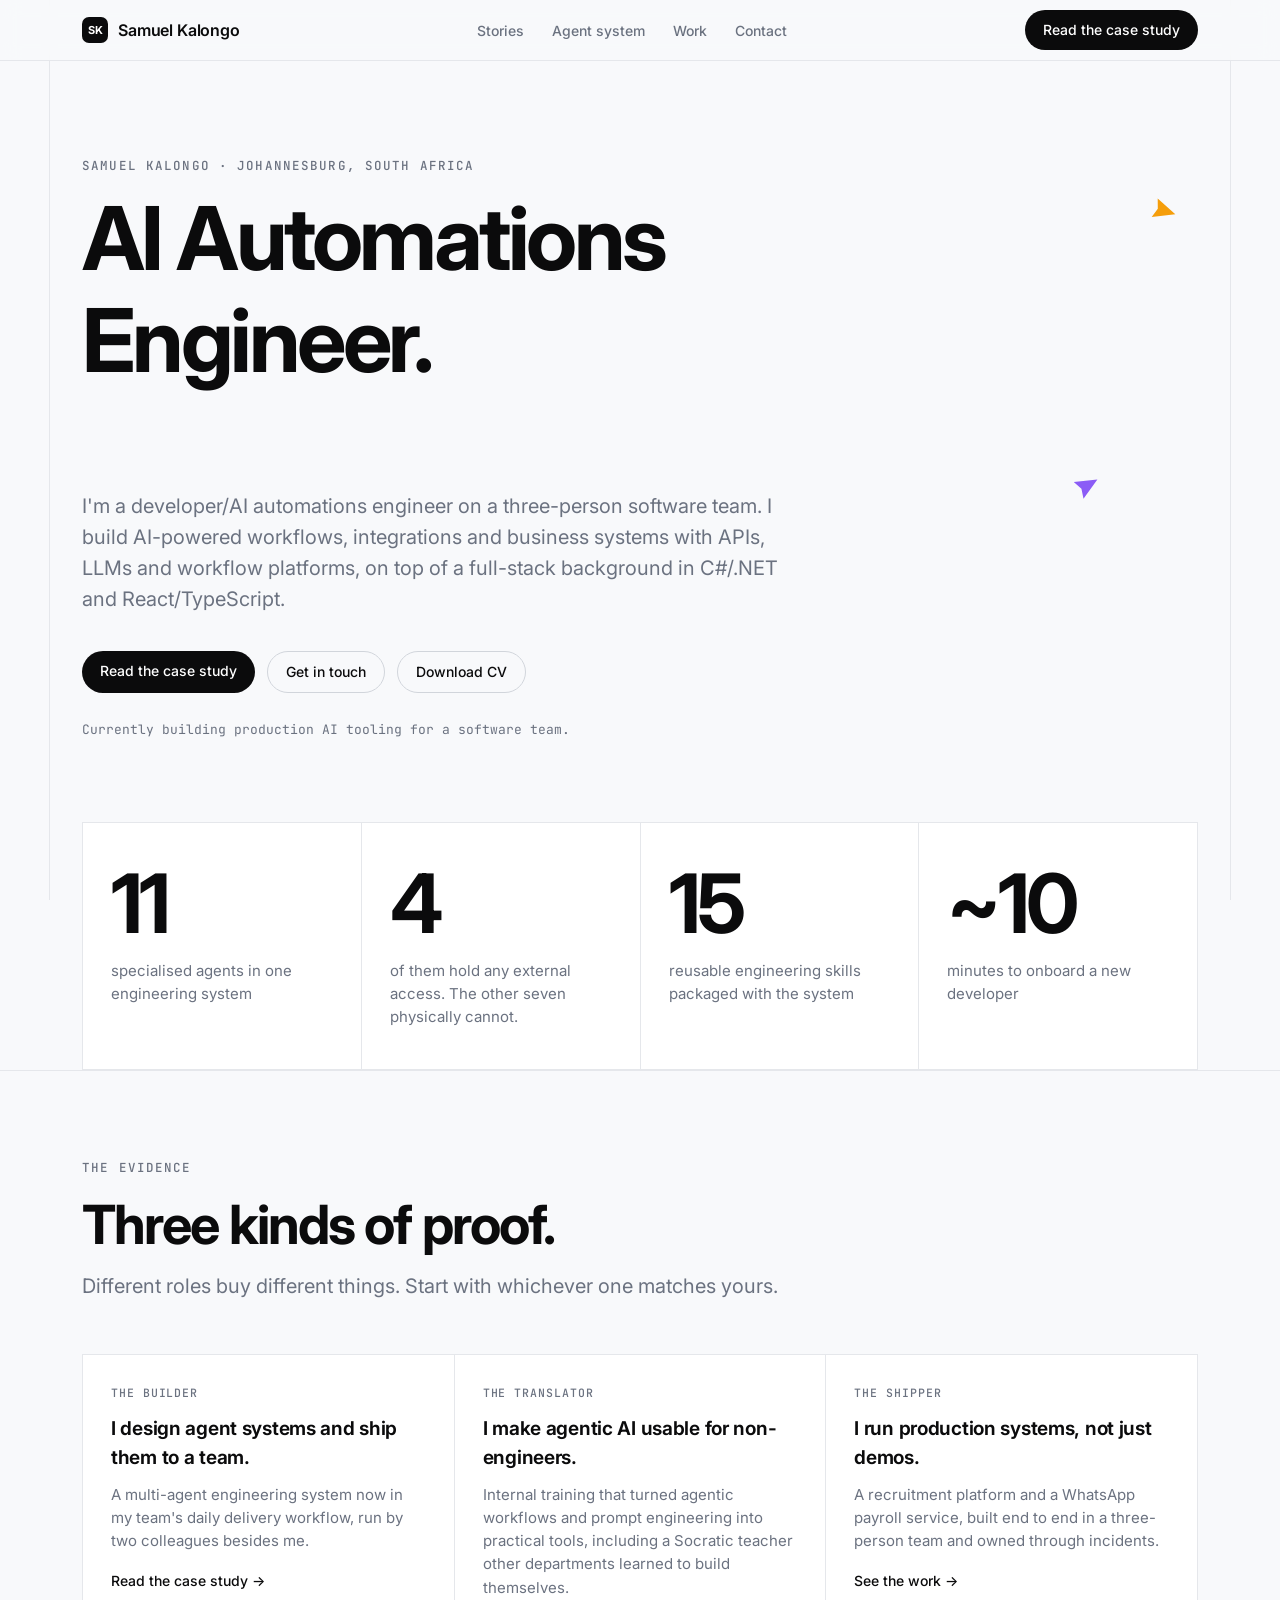
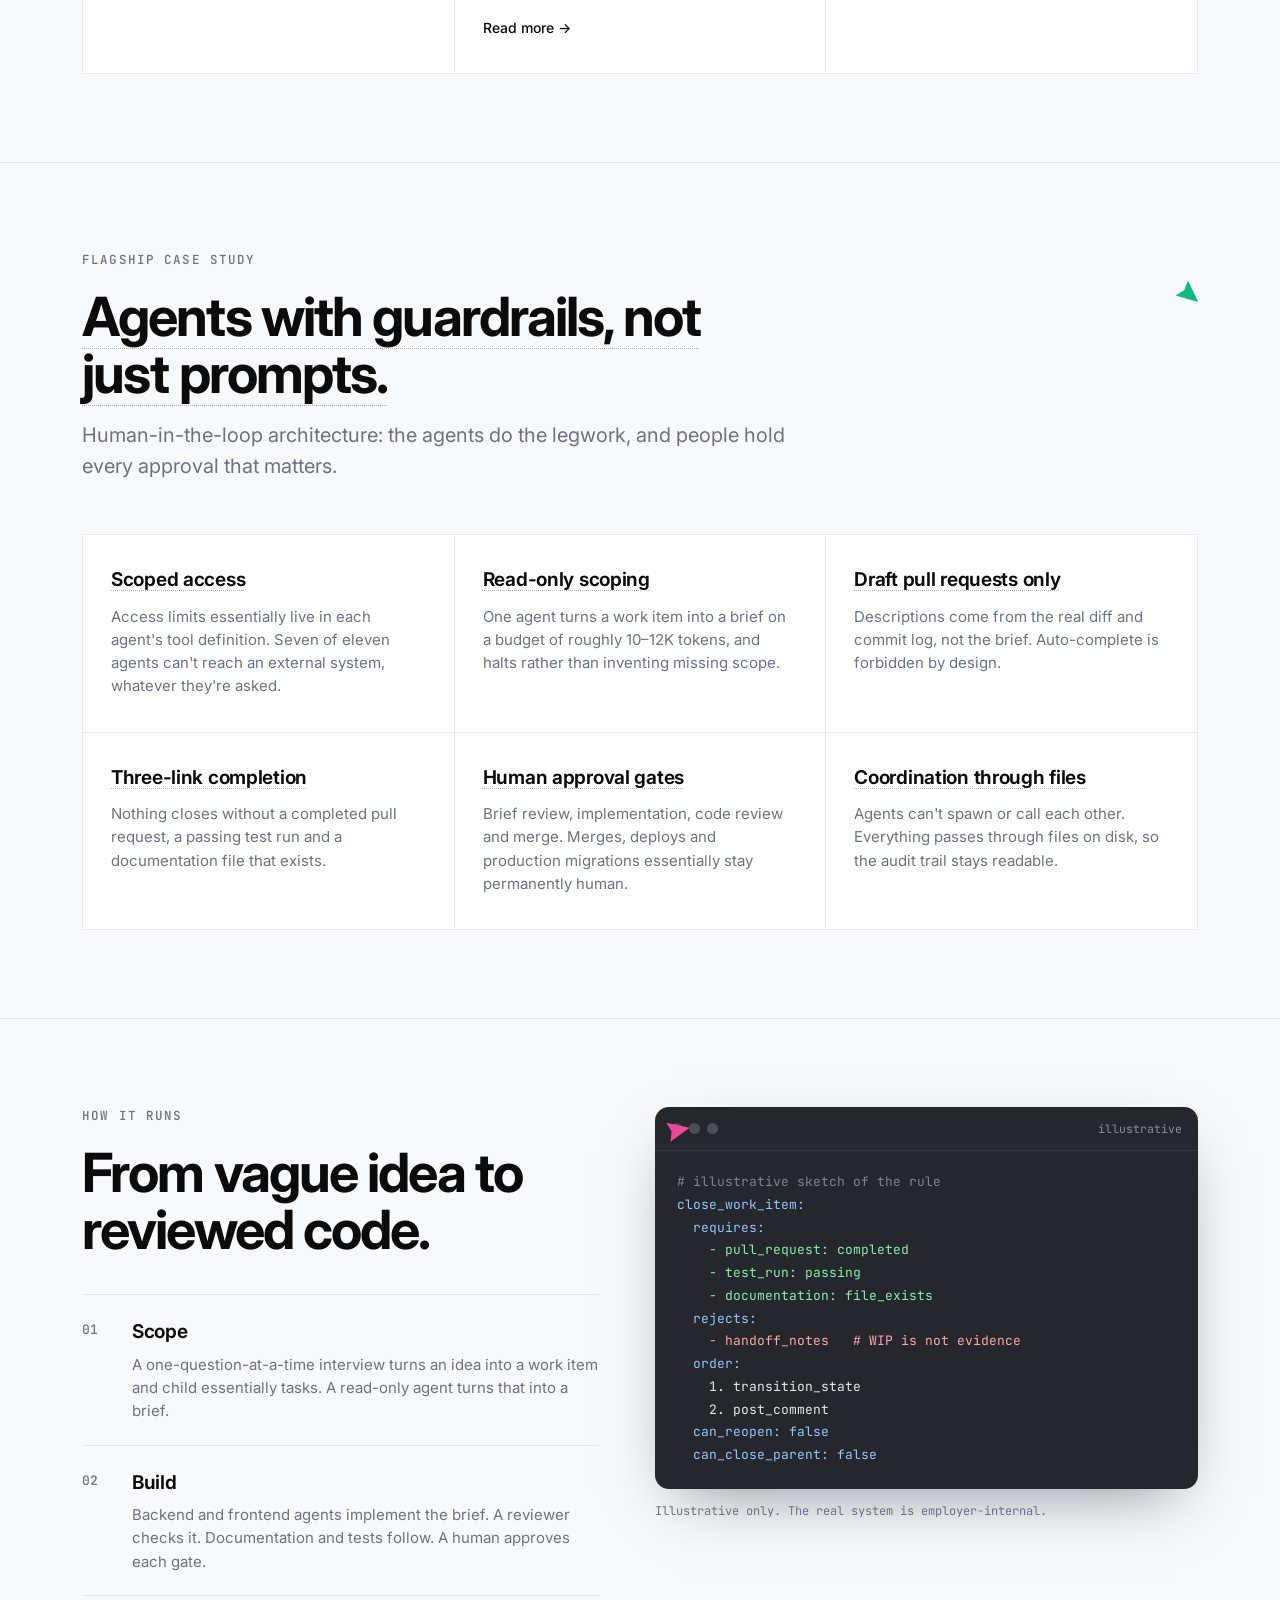
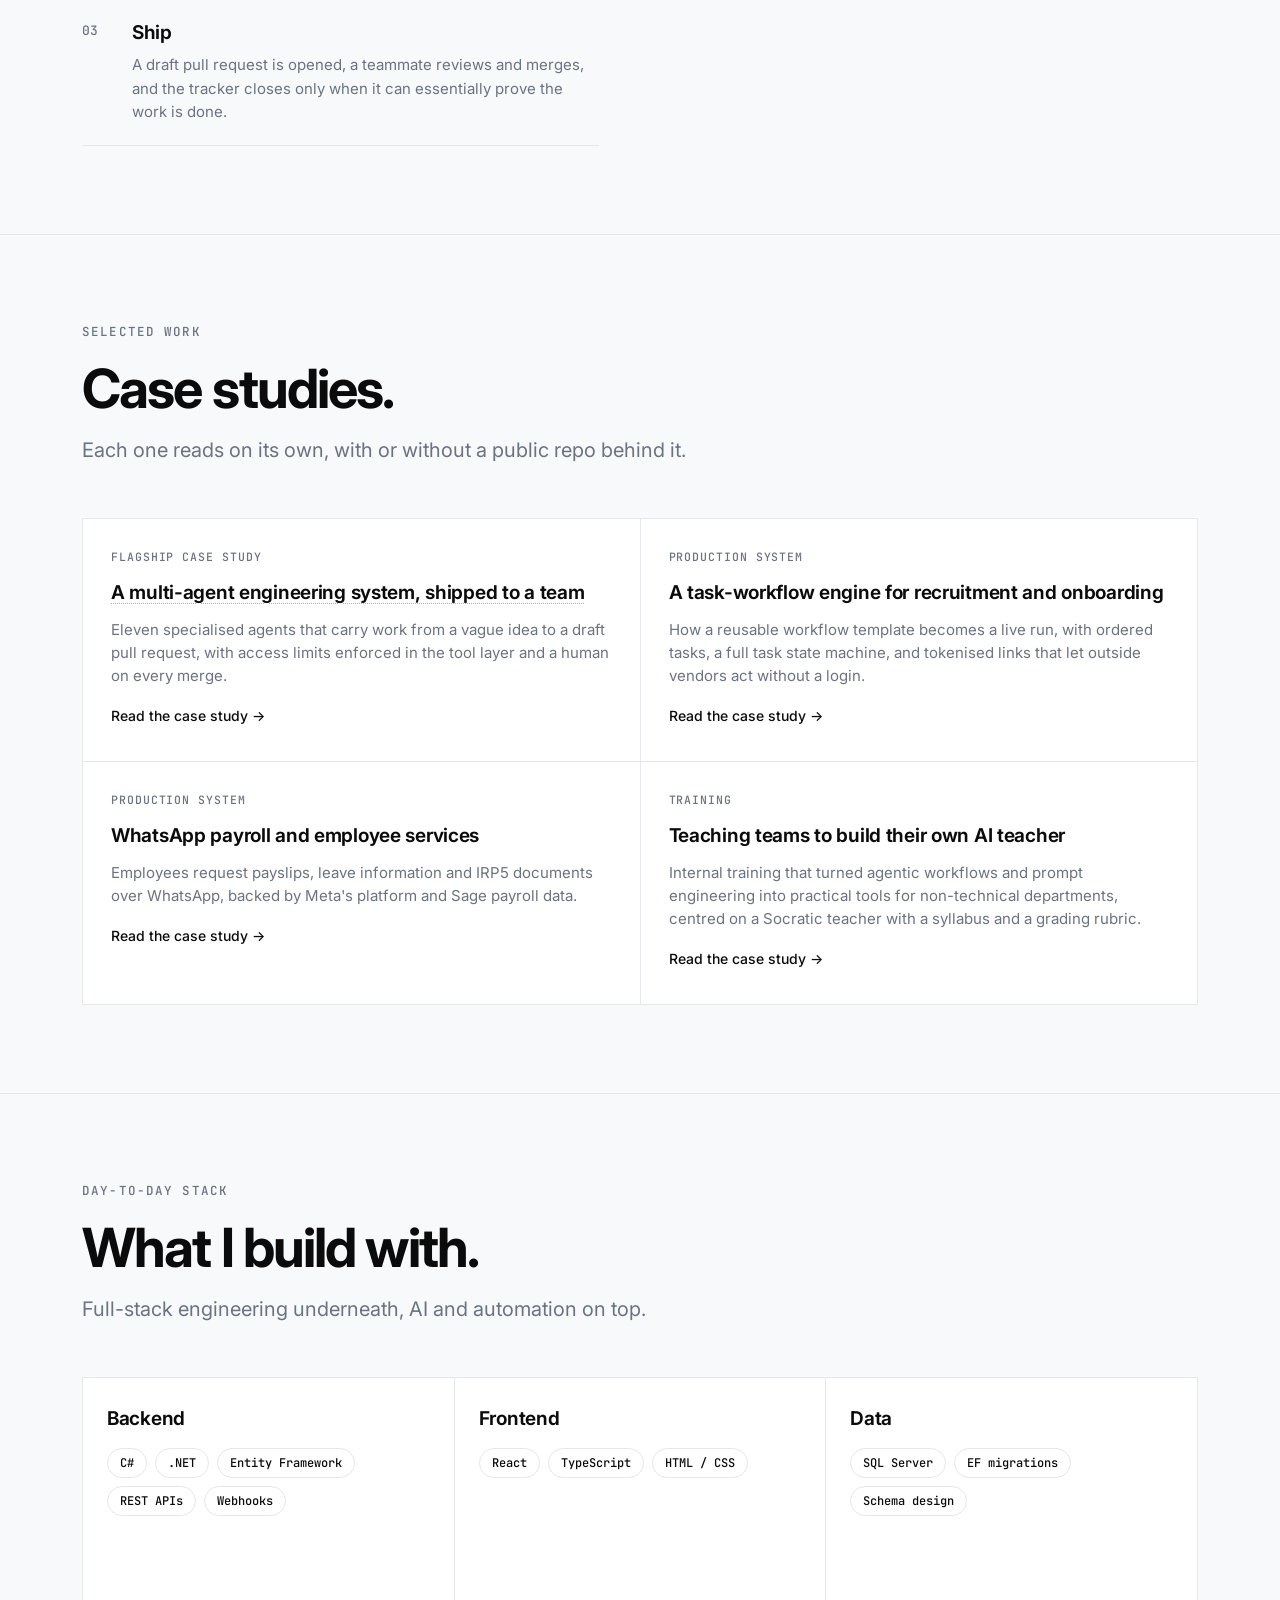
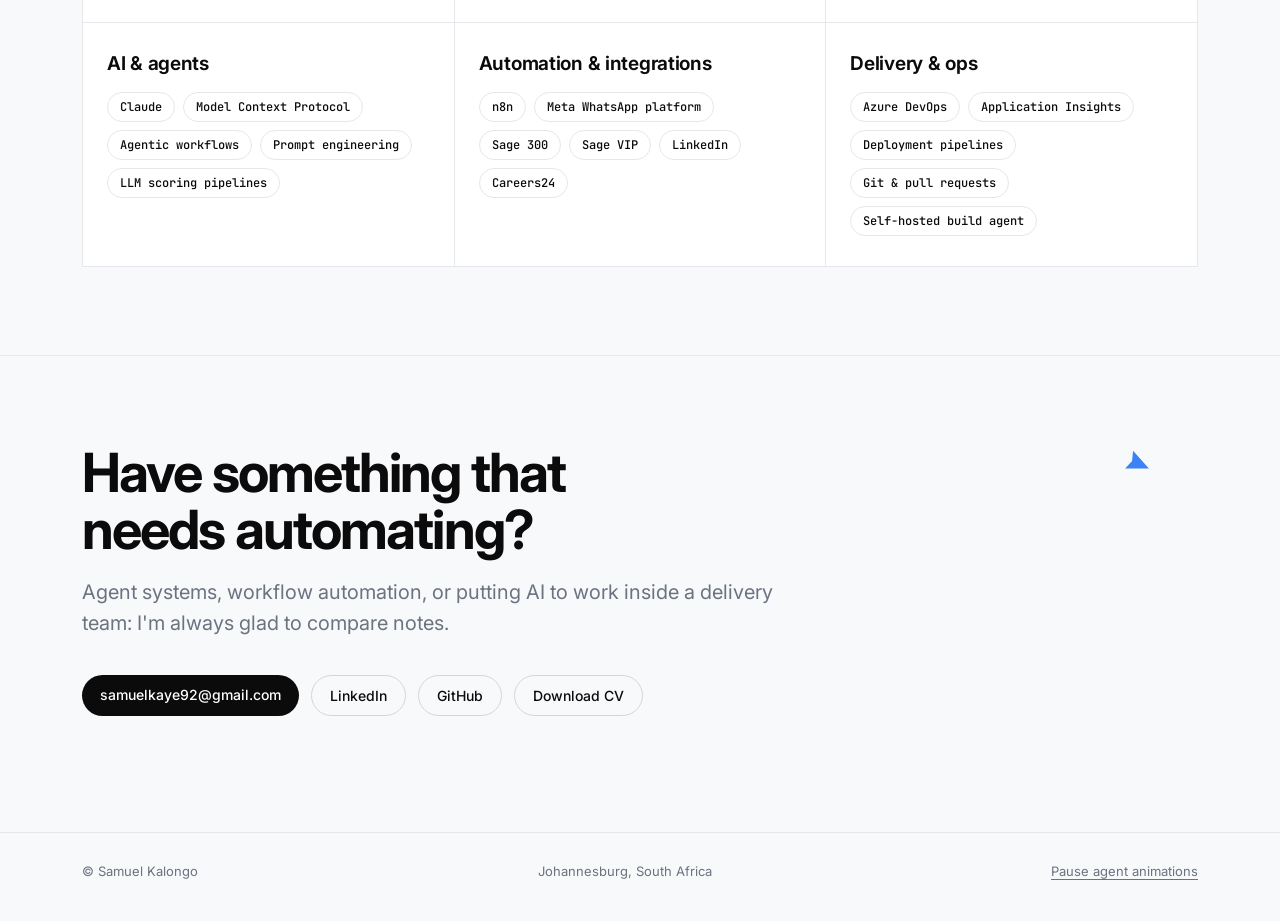
<file: index.html>
<!doctype html>
<html lang="en">
<head>
<meta charset="utf-8">
<meta name="viewport" content="width=device-width, initial-scale=1">
<title>Samuel Kalongo — AI Automations Engineer</title>
<meta name="description" content="AI Automations Engineer. Production AI workflows, integrations and agent systems, built on a full-stack C#/.NET and React/TypeScript background.">
<link rel="icon" href="favicon.svg" type="image/svg+xml">
<link rel="icon" href="favicon.ico" sizes="any">
<link rel="apple-touch-icon" href="apple-touch-icon.png">
<meta name="theme-color" content="#f8f9fb">
<link rel="preconnect" href="https://fonts.googleapis.com">
<link rel="preconnect" href="https://fonts.gstatic.com" crossorigin>
<link href="https://fonts.googleapis.com/css2?family=Inter:wght@400;500;600;700&family=JetBrains+Mono:wght@400;500&display=swap" rel="stylesheet">
<link rel="stylesheet" href="styles.css">
<script>
  // Agents run by default. A visitor can pause them (footer toggle) or add ?nofx. If the device asks for
  // reduced motion we still show the agents, in a calmer form (no spinning intro, no card dragging).
  (function () {
    var d = document.documentElement, paused = false;
    try { paused = localStorage.getItem('agents-paused') === '1'; } catch (e) {}
    var off = paused || /[?&]nofx/.test(location.search);
    var calm = window.matchMedia && matchMedia('(prefers-reduced-motion: reduce)').matches;
    if (off) d.classList.add('agents-off');
    if (calm) d.classList.add('calm');
    if (!off && !calm) d.classList.add('intro');
    // Failsafe: the intro must never trap a visitor, even if another script fails to load or throws.
    setTimeout(function () { var i = document.getElementById('intro'); if (i) i.parentNode.removeChild(i); }, 4500);
  })();
</script>
</head>
<body>

<div id="intro" aria-hidden="true"><div class="ring"></div><div class="mark">SK</div></div>
<div class="rulers" aria-hidden="true"><i class="rx"></i><i class="ry"></i></div>
<i class="guide gx" aria-hidden="true"></i><i class="guide gy" aria-hidden="true"></i>
<div id="cursors" aria-hidden="true"></div>
<script id="glossary" type="application/json">[{"match":"scoped access","tip":"Each agent can only use the tools it was explicitly given. The limit lives in its definition, not in a prompt asking it to behave."},{"match":"read-only scoping","tip":"The scoping agent reads a work item and writes a plan, but has no permission to change anything."},{"match":"draft pull requests","tip":"A draft pull request proposes code changes but can't be merged until a human marks it ready."},{"match":"three-link completion","tip":"A task only closes when three pieces of proof exist: a finished pull request, a passing test run, and real documentation."},{"match":"human approval gates","tip":"Checkpoints where a person must review and approve before the work moves on."},{"match":"coordination through files","tip":"Agents never call each other. They leave files for the next step, so a person can read the whole trail."},{"match":"guardrails","tip":"Hard limits enforced by the system itself, rather than instructions an AI could ignore."},{"match":"multi-agent","tip":"Several AI agents, each with its own narrow job, working as one system."},{"match":"state machine","tip":"A model where something is always in exactly one defined state and can only move between states by allowed steps."},{"match":"tokenised link","tip":"A secure one-off web address that proves who you are, so you can finish one task without creating an account."},{"match":"leaves a trail","tip":"An audit trail: a permanent record of who changed what, and when."},{"match":"instance","tip":"One running copy of a template, such as a single person's actual onboarding."},{"match":"socratic","tip":"Teaching by asking guiding questions instead of handing over answers."},{"match":"model context protocol","tip":"An open standard that lets AI models connect to tools and data in a controlled, uniform way."},{"match":"application insights","tip":"Microsoft's monitoring service for tracing errors and performance in running applications."},{"match":"entity framework","tip":"A .NET library for working with a database through C# objects instead of hand-written SQL."},{"match":"ef migrations","tip":"Versioned scripts that change a database's structure safely as the application evolves."},{"match":"n8n","tip":"A visual workflow-automation platform: connect apps and APIs with drag-and-drop steps."},{"match":"webhooks","tip":"A way for one system to notify another instantly when something happens."},{"match":"agentic workflows","tip":"Workflows where an AI decides some of the steps itself, using tools, instead of following a fixed script."},{"match":"prompt engineering","tip":"Writing instructions for an AI so it reliably does what you intend."},{"match":"self-hosted build agent","tip":"A machine you run yourself that automatically builds and tests code."},{"match":"deployment pipelines","tip":"Automated steps that carry code from a developer's machine to a live server."}]</script>

<header class="nav">
  <div class="wrap">
    <a class="brand" href="#top"><span class="mark">SK</span><span class="bn">Samuel Kalongo</span></a>
    <ul>
      <li><a href="#stories">Stories</a></li>
      <li><a href="#system">Agent system</a></li>
      <li><a href="#work">Work</a></li>
      <li><a href="#contact">Contact</a></li>
    </ul>
    <a class="pill" href="work/agent-system/">Read the case study</a>
  </div>
</header>

<main id="top">

<section class="hero">
  <div class="wrap">
    <p class="eyebrow">Samuel Kalongo · Johannesburg, South Africa</p>
    <h1>AI Automations Engineer.</h1>
    <p class="lede">I'm a developer/AI automations engineer on a three-person software team. I build AI-powered workflows, integrations and business systems with APIs, LLMs and workflow platforms, on top of a full-stack background in C#/.NET and React/TypeScript.</p>
    <div class="actions">
      <a class="pill" href="work/agent-system/">Read the case study</a>
      <a class="pill ghost" href="#contact">Get in touch</a>
      <a class="pill ghost" href="Samuel-Kalongo-CV.pdf">Download CV</a>
    </div>
    <p class="now">Currently building production AI tooling for a software team.</p>
  </div>
  <svg class="plane p1" viewBox="0 0 24 24" fill="currentColor" aria-hidden="true"><path d="M2 3l20 9L2 21l3-9z"/></svg>
  <svg class="plane p2" viewBox="0 0 24 24" fill="currentColor" aria-hidden="true"><path d="M2 3l20 9L2 21l3-9z"/></svg>
</section>

<section class="sec" style="padding:0;border-top:0">
  <div class="wrap"><div class="grid c4 stats">
    <div class="cell"><span class="num">11</span><p>specialised agents in one engineering system</p></div>
    <div class="cell"><span class="num">4</span><p>of them hold any external access. The other seven physically cannot.</p></div>
    <div class="cell"><span class="num">15</span><p>reusable engineering skills packaged with the system</p></div>
    <div class="cell"><span class="num">~10</span><p>minutes to onboard a new developer</p></div>
  </div></div>
</section>

<section class="sec" id="stories">
  <div class="wrap">
    <div class="head">
      <p class="eyebrow">The evidence</p>
      <h2>Three kinds of proof.</h2>
      <p class="sub">Different roles buy different things. Start with whichever one matches yours.</p>
    </div>
    <div class="grid c3">
      <a class="cell" href="work/agent-system/">
        <span class="tag">The builder</span>
        <h3>I design agent systems and ship them to a team.</h3>
        <p>A multi-agent engineering system now in my team's daily delivery workflow, run by two colleagues besides me.</p>
        <span class="more">Read the case study →</span>
      </a>
      <a class="cell" href="work/agentic-ai-training/">
        <span class="tag">The translator</span>
        <h3>I make agentic AI usable for non-engineers.</h3>
        <p>Internal training that turned agentic workflows and prompt engineering into practical tools, including a Socratic teacher other departments learned to build themselves.</p>
        <span class="more">Read more →</span>
      </a>
      <a class="cell" href="#work">
        <span class="tag">The shipper</span>
        <h3>I run production systems, not just demos.</h3>
        <p>A recruitment platform and a WhatsApp payroll service, built end to end in a three-person team and owned through incidents.</p>
        <span class="more">See the work →</span>
      </a>
    </div>
  </div>
</section>

<section class="sec" id="system">
  <svg class="plane p3" viewBox="0 0 24 24" fill="currentColor" aria-hidden="true"><path d="M2 3l20 9L2 21l3-9z"/></svg>
  <div class="wrap">
    <div class="head">
      <p class="eyebrow">Flagship case study</p>
      <h2>Agents with guardrails, not just prompts.</h2>
      <p class="sub">Human-in-the-loop architecture: the agents do the legwork, and people hold every approval that matters.</p>
    </div>
    <div class="grid c3">
      <div class="cell">
        <h3>Scoped access</h3>
        <p>Access limits live in each agent's tool definition. Seven of eleven agents can't reach an external system, whatever they're asked.</p>
      </div>
      <div class="cell">
        <h3>Read-only scoping</h3>
        <p>One agent turns a work item into a brief on a budget of roughly 10–12K tokens, and halts rather than inventing missing scope.</p>
      </div>
      <div class="cell">
        <h3>Draft pull requests only</h3>
        <p>Descriptions come from the real diff and commit log, not the brief. Auto-complete is forbidden by design.</p>
      </div>
      <div class="cell">
        <h3>Three-link completion</h3>
        <p>Nothing closes without a completed pull request, a passing test run and a documentation file that exists.</p>
      </div>
      <div class="cell">
        <h3>Human approval gates</h3>
        <p>Brief review, implementation, code review and merge. Merges, deploys and production migrations stay permanently human.</p>
      </div>
      <div class="cell">
        <h3>Coordination through files</h3>
        <p>Agents can't spawn or call each other. Everything passes through files on disk, so the audit trail stays readable.</p>
      </div>
    </div>
  </div>
</section>

<section class="sec" id="process">
  <div class="wrap split">
    <div>
      <p class="eyebrow">How it runs</p>
      <h2>From vague idea to reviewed code.</h2>
      <div class="steps">
        <div class="step"><span class="n">01</span><div><h3>Scope</h3><p>A one-question-at-a-time interview turns an idea into a work item and child tasks. A read-only agent turns that into a brief.</p></div></div>
        <div class="step"><span class="n">02</span><div><h3>Build</h3><p>Backend and frontend agents implement the brief. A reviewer checks it. Documentation and tests follow. A human approves each gate.</p></div></div>
        <div class="step"><span class="n">03</span><div><h3>Ship</h3><p>A draft pull request is opened, a teammate reviews and merges, and the tracker closes only when it can prove the work is done.</p></div></div>
      </div>
    </div>
    <div>
      <div class="term">
        <div class="bar"><i></i><i></i><i></i><em>illustrative</em></div>
<pre><span class="ln cm"># illustrative sketch of the rule</span>
<span class="ln k">close_work_item:</span>
<span class="ln k">  requires:</span>
<span class="ln ok">    - pull_request: completed</span>
<span class="ln ok">    - test_run: passing</span>
<span class="ln ok">    - documentation: file_exists</span>
<span class="ln k">  rejects:</span>
<span class="ln no">    - handoff_notes   # WIP is not evidence</span>
<span class="ln k">  order:</span>
<span class="ln v">    1. transition_state</span>
<span class="ln v">    2. post_comment</span>
<span class="ln k">  can_reopen: false</span>
<span class="ln k">  can_close_parent: false</span></pre>
      </div>
      <p class="note">Illustrative only. The real system is employer-internal.</p>
    </div>
  </div>
  <svg class="plane p4" viewBox="0 0 24 24" fill="currentColor" aria-hidden="true"><path d="M2 3l20 9L2 21l3-9z"/></svg>
</section>

<section class="sec" id="work">
  <div class="wrap">
    <div class="head">
      <p class="eyebrow">Selected work</p>
      <h2>Case studies.</h2>
      <p class="sub">Each one reads on its own, with or without a public repo behind it.</p>
    </div>
    <div class="grid c2">
      <a class="cell" href="work/agent-system/">
        <span class="tag">Flagship case study</span>
        <h3>A multi-agent engineering system, shipped to a team</h3>
        <p>Eleven specialised agents that carry work from a vague idea to a draft pull request, with access limits enforced in the tool layer and a human on every merge.</p>
        <span class="more">Read the case study →</span>
      </a>
      <a class="cell" href="work/recruitment-workflow-engine/">
        <span class="tag">Production system</span>
        <h3>A task-workflow engine for recruitment and onboarding</h3>
        <p>How a reusable workflow template becomes a live run, with ordered tasks, a full task state machine, and tokenised links that let outside vendors act without a login.</p>
        <span class="more">Read the case study →</span>
      </a>
      <a class="cell" href="work/whatsapp-employee-services/">
        <span class="tag">Production system</span>
        <h3>WhatsApp payroll and employee services</h3>
        <p>Employees request payslips, leave information and IRP5 documents over WhatsApp, backed by Meta's platform and Sage payroll data.</p>
        <span class="more">Read the case study →</span>
      </a>
      <a class="cell" href="work/agentic-ai-training/">
        <span class="tag">Training</span>
        <h3>Teaching teams to build their own AI teacher</h3>
        <p>Internal training that turned agentic workflows and prompt engineering into practical tools for non-technical departments, centred on a Socratic teacher with a syllabus and a grading rubric.</p>
        <span class="more">Read the case study →</span>
      </a>
    </div>
  </div>
</section>

<section class="sec">
  <div class="wrap">
    <div class="head">
      <p class="eyebrow">Day-to-day stack</p>
      <h2>What I build with.</h2>
      <p class="sub">Full-stack engineering underneath, AI and automation on top.</p>
    </div>
    <div class="grid c3 stack">
      <div class="cell">
        <h3>Backend</h3>
        <div class="chips"><span class="chip">C#</span><span class="chip">.NET</span><span class="chip">Entity Framework</span><span class="chip">REST APIs</span><span class="chip">Webhooks</span></div>
      </div>
      <div class="cell">
        <h3>Frontend</h3>
        <div class="chips"><span class="chip">React</span><span class="chip">TypeScript</span><span class="chip">HTML / CSS</span></div>
      </div>
      <div class="cell">
        <h3>Data</h3>
        <div class="chips"><span class="chip">SQL Server</span><span class="chip">EF migrations</span><span class="chip">Schema design</span></div>
      </div>
      <div class="cell">
        <h3>AI &amp; agents</h3>
        <div class="chips"><span class="chip">Claude</span><span class="chip">Model Context Protocol</span><span class="chip">Agentic workflows</span><span class="chip">Prompt engineering</span><span class="chip">LLM scoring pipelines</span></div>
      </div>
      <div class="cell">
        <h3>Automation &amp; integrations</h3>
        <div class="chips"><span class="chip">n8n</span><span class="chip">Meta WhatsApp platform</span><span class="chip">Sage 300</span><span class="chip">Sage VIP</span><span class="chip">LinkedIn</span><span class="chip">Careers24</span></div>
      </div>
      <div class="cell">
        <h3>Delivery &amp; ops</h3>
        <div class="chips"><span class="chip">Azure DevOps</span><span class="chip">Application Insights</span><span class="chip">Deployment pipelines</span><span class="chip">Git &amp; pull requests</span><span class="chip">Self-hosted build agent</span></div>
      </div>
    </div>
  </div>
</section>

<section class="sec cta" id="contact">
  <svg class="plane p5" viewBox="0 0 24 24" fill="currentColor" aria-hidden="true"><path d="M2 3l20 9L2 21l3-9z"/></svg>
  <div class="wrap">
    <h2>Have something that needs automating?</h2>
    <p class="sub">Agent systems, workflow automation, or putting AI to work inside a delivery team: I'm always glad to compare notes.</p>
    <div class="actions">
      <a class="pill" href="mailto:samuelkaye92@gmail.com">samuelkaye92@gmail.com</a>
      <a class="pill ghost" href="https://www.linkedin.com/in/samuel-kalongo-777623247/">LinkedIn</a>
      <a class="pill ghost" href="https://github.com/Sammy-Kaye">GitHub</a>
      <a class="pill ghost" href="Samuel-Kalongo-CV.pdf">Download CV</a>
    </div>
  </div>
</section>

</main>

<footer class="foot"><div class="wrap"><span>© Samuel Kalongo</span><span>Johannesburg, South Africa</span><button type="button" class="linkbtn" id="motion-toggle"></button></div></footer>

<script src="tooltip.js"></script>
<script src="fx-edit.js"></script>
<script src="agents.js"></script>
</body>
</html>
</file>
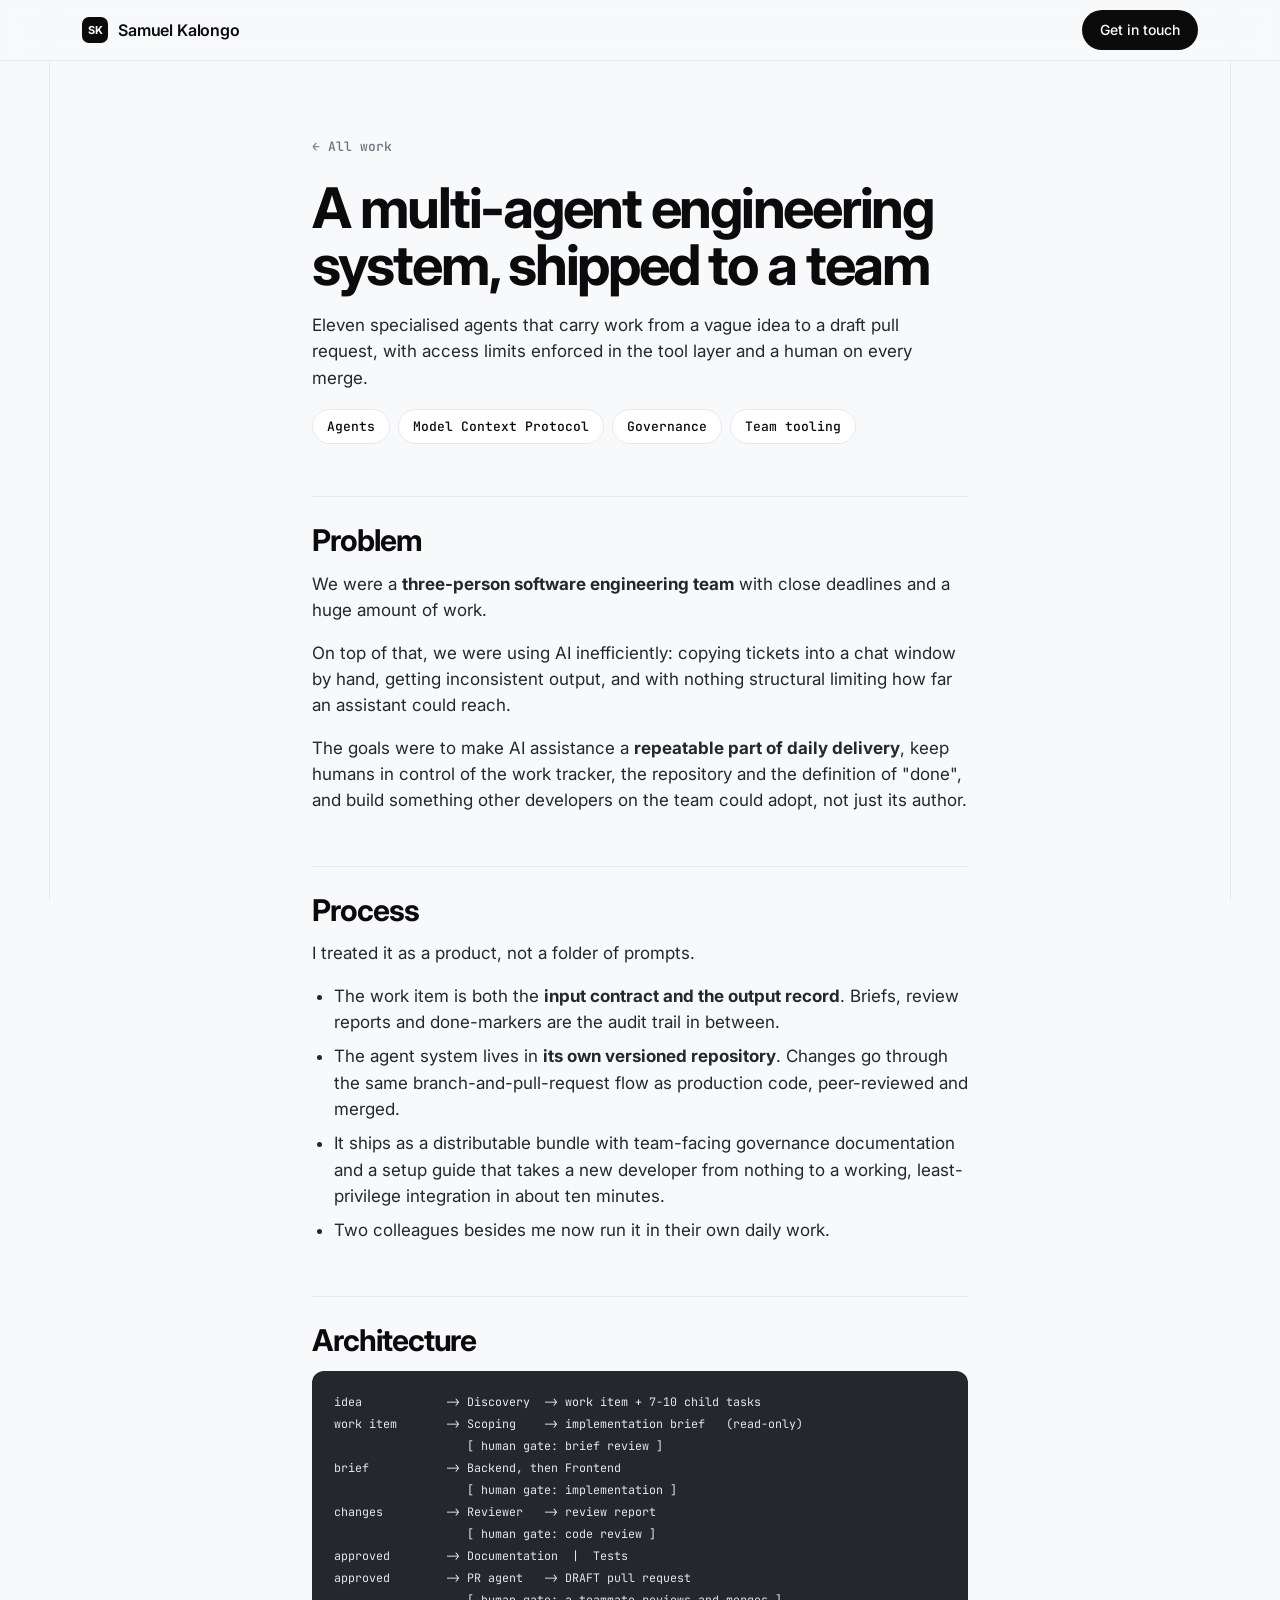
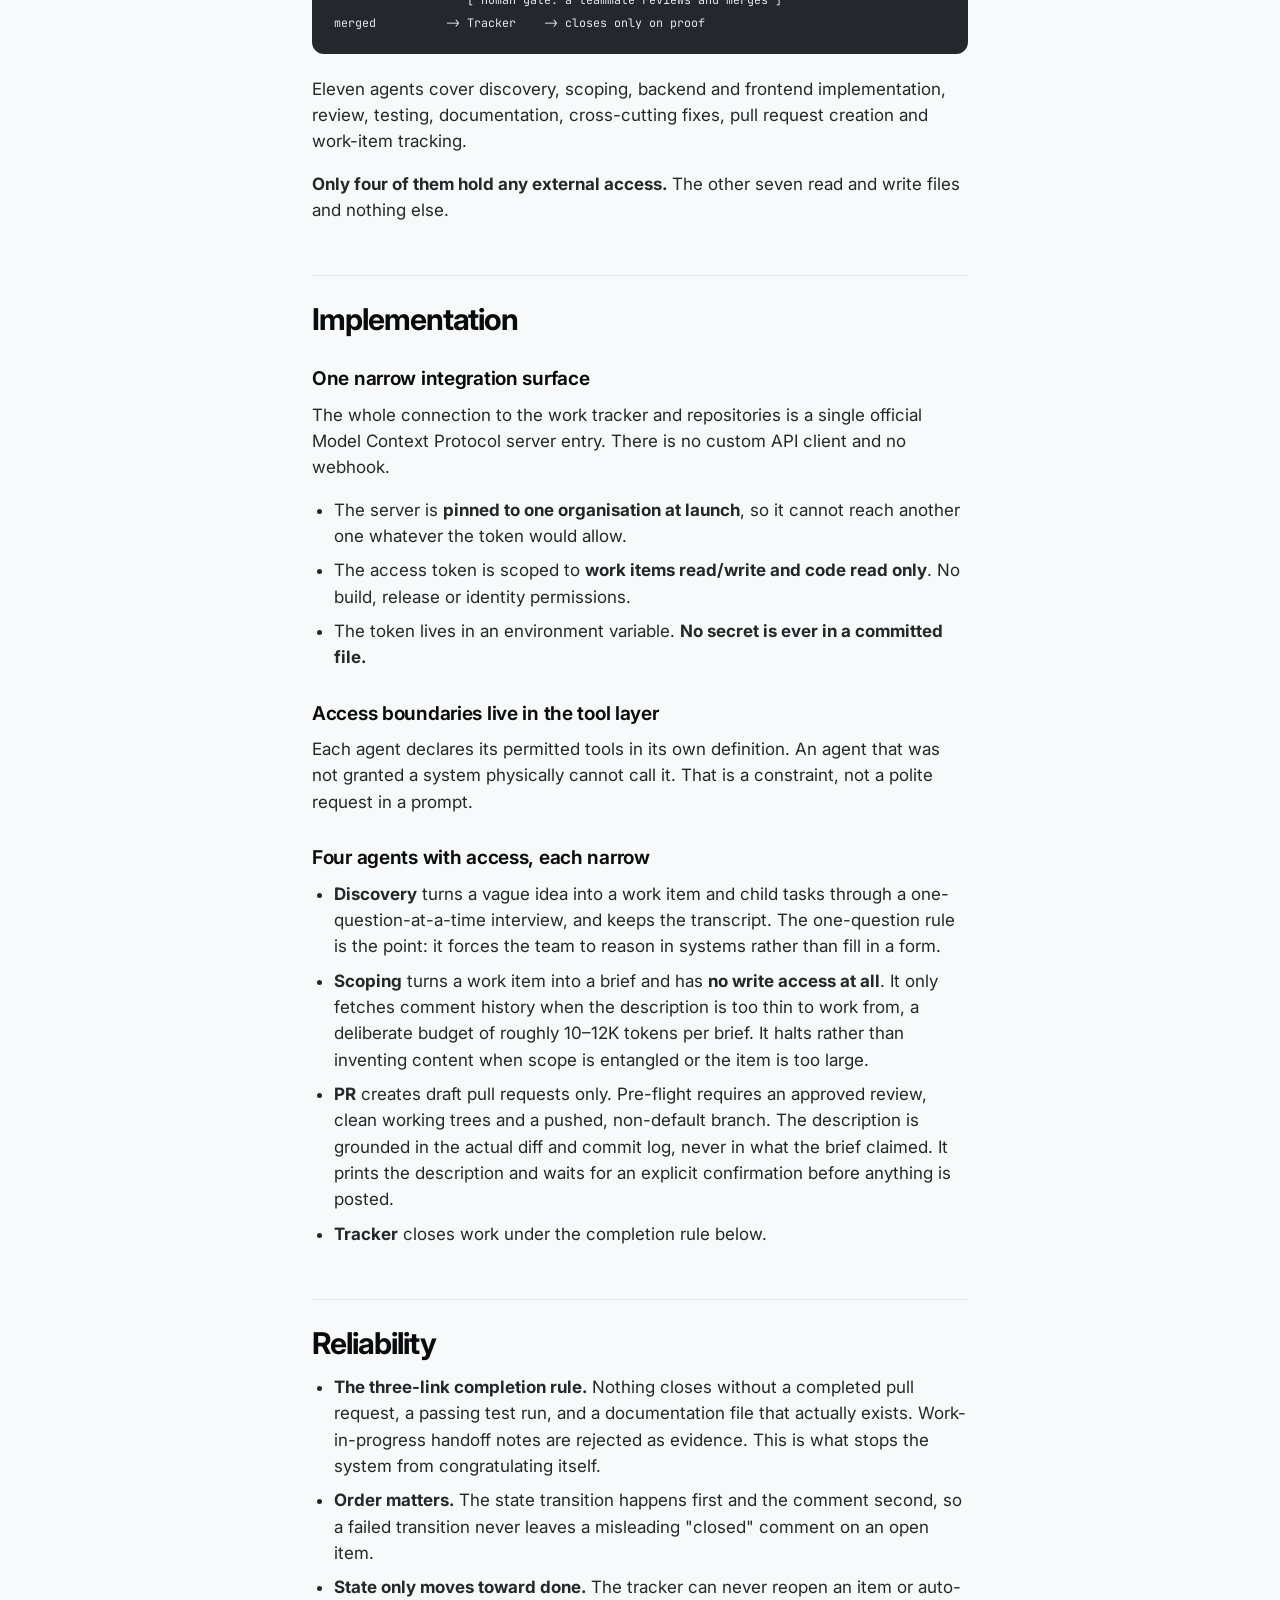
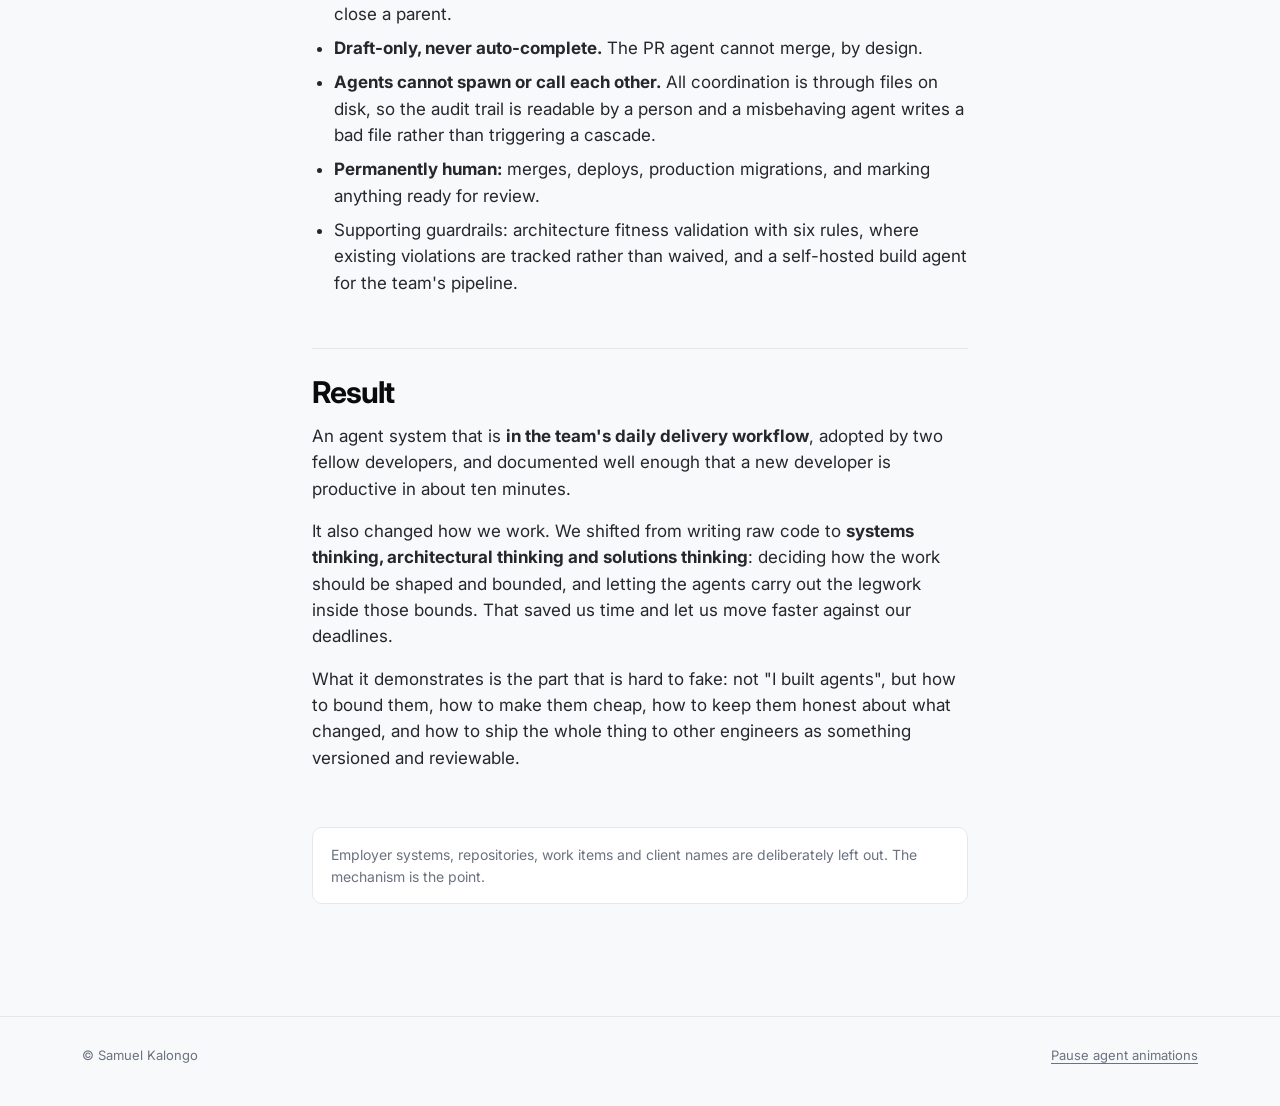
<file: work/agent-system/index.html>
<!doctype html>
<html lang="en"><head><meta charset="utf-8"><meta name="viewport" content="width=device-width, initial-scale=1">
<title>A multi-agent engineering system, shipped to a team — Samuel Kalongo</title>
<meta name="description" content="Eleven specialised agents that carry work from a vague idea to a draft pull request, with access limits enforced in the tool layer and a human on every merge.">
<link rel="icon" href="../../favicon.svg" type="image/svg+xml">
<link rel="icon" href="../../favicon.ico" sizes="any">
<link rel="apple-touch-icon" href="../../apple-touch-icon.png">
<link rel="preconnect" href="https://fonts.googleapis.com"><link rel="preconnect" href="https://fonts.gstatic.com" crossorigin>
<link href="https://fonts.googleapis.com/css2?family=Inter:wght@400;500;600;700&family=JetBrains+Mono:wght@400;500&display=swap" rel="stylesheet">
<link rel="stylesheet" href="../../styles.css">
<script>
  // Agents run by default. A visitor can pause them (footer toggle) or add ?nofx. If the device asks for
  // reduced motion we still show the agents, in a calmer form (no spinning intro, no card dragging).
  (function () {
    var d = document.documentElement, paused = false;
    try { paused = localStorage.getItem('agents-paused') === '1'; } catch (e) {}
    var off = paused || /[?&]nofx/.test(location.search);
    var calm = window.matchMedia && matchMedia('(prefers-reduced-motion: reduce)').matches;
    if (off) d.classList.add('agents-off');
    if (calm) d.classList.add('calm');
    if (!off && !calm) d.classList.add('intro');
    // Failsafe: the intro must never trap a visitor, even if another script fails to load or throws.
    setTimeout(function () { var i = document.getElementById('intro'); if (i) i.parentNode.removeChild(i); }, 4500);
  })();
</script></head>
<body>
<div class="rulers" aria-hidden="true"><i class="rx"></i><i class="ry"></i></div><i class="guide gx" aria-hidden="true"></i><i class="guide gy" aria-hidden="true"></i><div id="cursors" aria-hidden="true"></div>
<script id="glossary" type="application/json">[{"match":"scoped access","tip":"Each agent can only use the tools it was explicitly given. The limit lives in its definition, not in a prompt asking it to behave."},{"match":"read-only scoping","tip":"The scoping agent reads a work item and writes a plan, but has no permission to change anything."},{"match":"draft pull requests","tip":"A draft pull request proposes code changes but can't be merged until a human marks it ready."},{"match":"three-link completion","tip":"A task only closes when three pieces of proof exist: a finished pull request, a passing test run, and real documentation."},{"match":"human approval gates","tip":"Checkpoints where a person must review and approve before the work moves on."},{"match":"coordination through files","tip":"Agents never call each other. They leave files for the next step, so a person can read the whole trail."},{"match":"guardrails","tip":"Hard limits enforced by the system itself, rather than instructions an AI could ignore."},{"match":"multi-agent","tip":"Several AI agents, each with its own narrow job, working as one system."},{"match":"state machine","tip":"A model where something is always in exactly one defined state and can only move between states by allowed steps."},{"match":"tokenised link","tip":"A secure one-off web address that proves who you are, so you can finish one task without creating an account."},{"match":"leaves a trail","tip":"An audit trail: a permanent record of who changed what, and when."},{"match":"instance","tip":"One running copy of a template, such as a single person's actual onboarding."},{"match":"socratic","tip":"Teaching by asking guiding questions instead of handing over answers."},{"match":"model context protocol","tip":"An open standard that lets AI models connect to tools and data in a controlled, uniform way."},{"match":"application insights","tip":"Microsoft's monitoring service for tracing errors and performance in running applications."},{"match":"entity framework","tip":"A .NET library for working with a database through C# objects instead of hand-written SQL."},{"match":"ef migrations","tip":"Versioned scripts that change a database's structure safely as the application evolves."},{"match":"n8n","tip":"A visual workflow-automation platform: connect apps and APIs with drag-and-drop steps."},{"match":"webhooks","tip":"A way for one system to notify another instantly when something happens."},{"match":"agentic workflows","tip":"Workflows where an AI decides some of the steps itself, using tools, instead of following a fixed script."},{"match":"prompt engineering","tip":"Writing instructions for an AI so it reliably does what you intend."},{"match":"self-hosted build agent","tip":"A machine you run yourself that automatically builds and tests code."},{"match":"deployment pipelines","tip":"Automated steps that carry code from a developer's machine to a live server."}]</script>
<header class="nav"><div class="wrap"><a class="brand" href="../../"><span class="mark">SK</span><span class="bn">Samuel Kalongo</span></a><a class="pill" href="../../#contact">Get in touch</a></div></header>
<article class="case">
<a class="back" href="../../#work">← All work</a>
<h1>A multi-agent engineering system, shipped to a team</h1>
<p class="sub">Eleven specialised agents that carry work from a vague idea to a draft pull request, with access limits enforced in the tool layer and a human on every merge.</p>
<div class="meta"><span class="chip">Agents</span><span class="chip">Model Context Protocol</span><span class="chip">Governance</span><span class="chip">Team tooling</span></div>
<h2>Problem</h2>
<p>We were a <strong>three-person software engineering team</strong> with close deadlines and a huge amount of work.</p>
<p>On top of that, we were using AI inefficiently: copying tickets into a chat window by hand, getting inconsistent output, and with nothing structural limiting how far an assistant could reach.</p>
<p>The goals were to make AI assistance a <strong>repeatable part of daily delivery</strong>, keep humans in control of the work tracker, the repository and the definition of "done", and build something other developers on the team could adopt, not just its author.</p>
<h2>Process</h2>
<p>I treated it as a product, not a folder of prompts.</p>
<ul><li>The work item is both the <strong>input contract and the output record</strong>. Briefs, review reports and done-markers are the audit trail in between.</li><li>The agent system lives in <strong>its own versioned repository</strong>. Changes go through the same branch-and-pull-request flow as production code, peer-reviewed and merged.</li><li>It ships as a distributable bundle with team-facing governance documentation and a setup guide that takes a new developer from nothing to a working, least-privilege integration in about ten minutes.</li><li>Two colleagues besides me now run it in their own daily work.</li></ul>
<h2>Architecture</h2>
<pre><code>idea            -&gt; Discovery  -&gt; work item + 7-10 child tasks
work item       -&gt; Scoping    -&gt; implementation brief   (read-only)
                   [ human gate: brief review ]
brief           -&gt; Backend, then Frontend
                   [ human gate: implementation ]
changes         -&gt; Reviewer   -&gt; review report
                   [ human gate: code review ]
approved        -&gt; Documentation  |  Tests
approved        -&gt; PR agent   -&gt; DRAFT pull request
                   [ human gate: a teammate reviews and merges ]
merged          -&gt; Tracker    -&gt; closes only on proof</code></pre>
<p>Eleven agents cover discovery, scoping, backend and frontend implementation, review, testing, documentation, cross-cutting fixes, pull request creation and work-item tracking.</p>
<p><strong>Only four of them hold any external access.</strong> The other seven read and write files and nothing else.</p>
<h2>Implementation</h2>
<h3>One narrow integration surface</h3>
<p>The whole connection to the work tracker and repositories is a single official Model Context Protocol server entry. There is no custom API client and no webhook.</p>
<ul><li>The server is <strong>pinned to one organisation at launch</strong>, so it cannot reach another one whatever the token would allow.</li><li>The access token is scoped to <strong>work items read/write and code read only</strong>. No build, release or identity permissions.</li><li>The token lives in an environment variable. <strong>No secret is ever in a committed file.</strong></li></ul>
<h3>Access boundaries live in the tool layer</h3>
<p>Each agent declares its permitted tools in its own definition. An agent that was not granted a system physically cannot call it. That is a constraint, not a polite request in a prompt.</p>
<h3>Four agents with access, each narrow</h3>
<ul><li><strong>Discovery</strong> turns a vague idea into a work item and child tasks through a one-question-at-a-time interview, and keeps the transcript. The one-question rule is the point: it forces the team to reason in systems rather than fill in a form.</li><li><strong>Scoping</strong> turns a work item into a brief and has <strong>no write access at all</strong>. It only fetches comment history when the description is too thin to work from, a deliberate budget of roughly 10–12K tokens per brief. It halts rather than inventing content when scope is entangled or the item is too large.</li><li><strong>PR</strong> creates draft pull requests only. Pre-flight requires an approved review, clean working trees and a pushed, non-default branch. The description is grounded in the actual diff and commit log, never in what the brief claimed. It prints the description and waits for an explicit confirmation before anything is posted.</li><li><strong>Tracker</strong> closes work under the completion rule below.</li></ul>
<h2>Reliability</h2>
<ul><li><strong>The three-link completion rule.</strong> Nothing closes without a completed pull request, a passing test run, and a documentation file that actually exists. Work-in-progress handoff notes are rejected as evidence. This is what stops the system from congratulating itself.</li><li><strong>Order matters.</strong> The state transition happens first and the comment second, so a failed transition never leaves a misleading "closed" comment on an open item.</li><li><strong>State only moves toward done.</strong> The tracker can never reopen an item or auto-close a parent.</li><li><strong>Draft-only, never auto-complete.</strong> The PR agent cannot merge, by design.</li><li><strong>Agents cannot spawn or call each other.</strong> All coordination is through files on disk, so the audit trail is readable by a person and a misbehaving agent writes a bad file rather than triggering a cascade.</li><li><strong>Permanently human:</strong> merges, deploys, production migrations, and marking anything ready for review.</li><li>Supporting guardrails: architecture fitness validation with six rules, where existing violations are tracked rather than waived, and a self-hosted build agent for the team's pipeline.</li></ul>
<h2>Result</h2>
<p>An agent system that is <strong>in the team's daily delivery workflow</strong>, adopted by two fellow developers, and documented well enough that a new developer is productive in about ten minutes.</p>
<p>It also changed how we work. We shifted from writing raw code to <strong>systems thinking, architectural thinking and solutions thinking</strong>: deciding how the work should be shaped and bounded, and letting the agents carry out the legwork inside those bounds. That saved us time and let us move faster against our deadlines.</p>
<p>What it demonstrates is the part that is hard to fake: not "I built agents", but how to bound them, how to make them cheap, how to keep them honest about what changed, and how to ship the whole thing to other engineers as something versioned and reviewable.</p>
<p class="conf">Employer systems, repositories, work items and client names are deliberately left out. The mechanism is the point.</p>
</article>
<footer class="foot"><div class="wrap"><span>© Samuel Kalongo</span><button type="button" class="linkbtn" id="motion-toggle"></button></div></footer>
<script src="../../tooltip.js"></script>
<script src="../../fx-edit.js"></script>
</body></html>
</file>
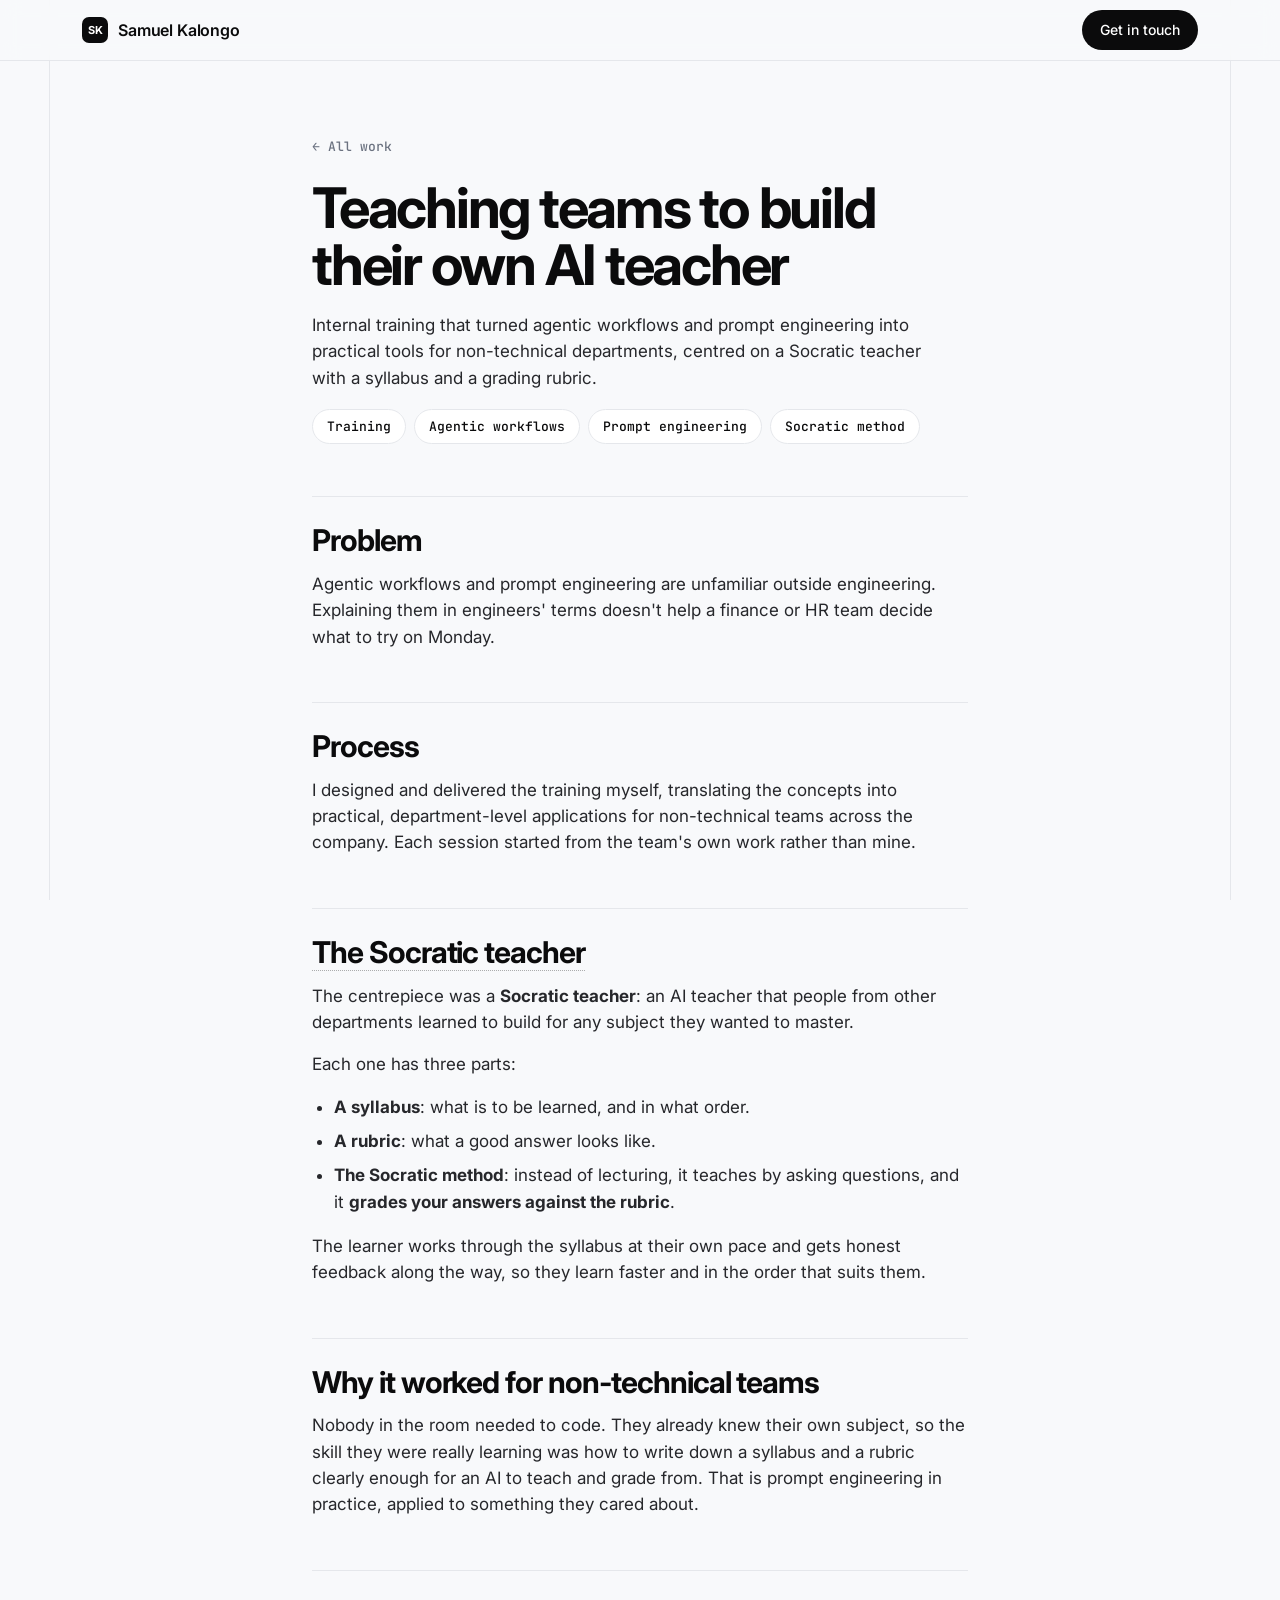
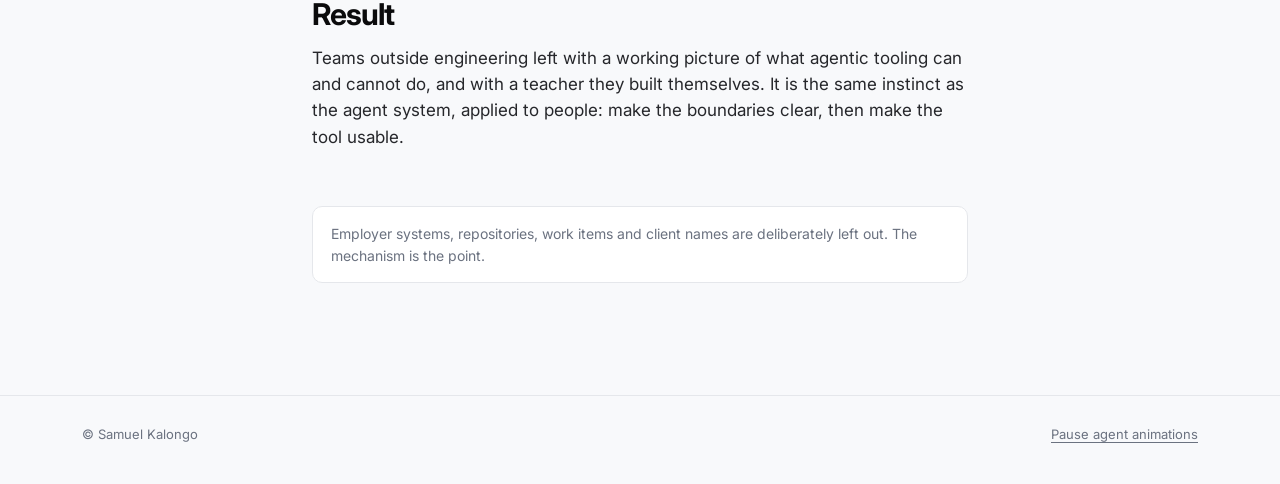
<file: work/agentic-ai-training/index.html>
<!doctype html>
<html lang="en"><head><meta charset="utf-8"><meta name="viewport" content="width=device-width, initial-scale=1">
<title>Teaching teams to build their own AI teacher — Samuel Kalongo</title>
<meta name="description" content="Internal training that turned agentic workflows and prompt engineering into practical tools for non-technical departments, centred on a Socratic teacher with a syllabus and a grading rubric.">
<link rel="icon" href="../../favicon.svg" type="image/svg+xml">
<link rel="icon" href="../../favicon.ico" sizes="any">
<link rel="apple-touch-icon" href="../../apple-touch-icon.png">
<link rel="preconnect" href="https://fonts.googleapis.com"><link rel="preconnect" href="https://fonts.gstatic.com" crossorigin>
<link href="https://fonts.googleapis.com/css2?family=Inter:wght@400;500;600;700&family=JetBrains+Mono:wght@400;500&display=swap" rel="stylesheet">
<link rel="stylesheet" href="../../styles.css">
<script>
  // Agents run by default. A visitor can pause them (footer toggle) or add ?nofx. If the device asks for
  // reduced motion we still show the agents, in a calmer form (no spinning intro, no card dragging).
  (function () {
    var d = document.documentElement, paused = false;
    try { paused = localStorage.getItem('agents-paused') === '1'; } catch (e) {}
    var off = paused || /[?&]nofx/.test(location.search);
    var calm = window.matchMedia && matchMedia('(prefers-reduced-motion: reduce)').matches;
    if (off) d.classList.add('agents-off');
    if (calm) d.classList.add('calm');
    if (!off && !calm) d.classList.add('intro');
    // Failsafe: the intro must never trap a visitor, even if another script fails to load or throws.
    setTimeout(function () { var i = document.getElementById('intro'); if (i) i.parentNode.removeChild(i); }, 4500);
  })();
</script></head>
<body>
<div class="rulers" aria-hidden="true"><i class="rx"></i><i class="ry"></i></div><i class="guide gx" aria-hidden="true"></i><i class="guide gy" aria-hidden="true"></i><div id="cursors" aria-hidden="true"></div>
<script id="glossary" type="application/json">[{"match":"scoped access","tip":"Each agent can only use the tools it was explicitly given. The limit lives in its definition, not in a prompt asking it to behave."},{"match":"read-only scoping","tip":"The scoping agent reads a work item and writes a plan, but has no permission to change anything."},{"match":"draft pull requests","tip":"A draft pull request proposes code changes but can't be merged until a human marks it ready."},{"match":"three-link completion","tip":"A task only closes when three pieces of proof exist: a finished pull request, a passing test run, and real documentation."},{"match":"human approval gates","tip":"Checkpoints where a person must review and approve before the work moves on."},{"match":"coordination through files","tip":"Agents never call each other. They leave files for the next step, so a person can read the whole trail."},{"match":"guardrails","tip":"Hard limits enforced by the system itself, rather than instructions an AI could ignore."},{"match":"multi-agent","tip":"Several AI agents, each with its own narrow job, working as one system."},{"match":"state machine","tip":"A model where something is always in exactly one defined state and can only move between states by allowed steps."},{"match":"tokenised link","tip":"A secure one-off web address that proves who you are, so you can finish one task without creating an account."},{"match":"leaves a trail","tip":"An audit trail: a permanent record of who changed what, and when."},{"match":"instance","tip":"One running copy of a template, such as a single person's actual onboarding."},{"match":"socratic","tip":"Teaching by asking guiding questions instead of handing over answers."},{"match":"model context protocol","tip":"An open standard that lets AI models connect to tools and data in a controlled, uniform way."},{"match":"application insights","tip":"Microsoft's monitoring service for tracing errors and performance in running applications."},{"match":"entity framework","tip":"A .NET library for working with a database through C# objects instead of hand-written SQL."},{"match":"ef migrations","tip":"Versioned scripts that change a database's structure safely as the application evolves."},{"match":"n8n","tip":"A visual workflow-automation platform: connect apps and APIs with drag-and-drop steps."},{"match":"webhooks","tip":"A way for one system to notify another instantly when something happens."},{"match":"agentic workflows","tip":"Workflows where an AI decides some of the steps itself, using tools, instead of following a fixed script."},{"match":"prompt engineering","tip":"Writing instructions for an AI so it reliably does what you intend."},{"match":"self-hosted build agent","tip":"A machine you run yourself that automatically builds and tests code."},{"match":"deployment pipelines","tip":"Automated steps that carry code from a developer's machine to a live server."}]</script>
<header class="nav"><div class="wrap"><a class="brand" href="../../"><span class="mark">SK</span><span class="bn">Samuel Kalongo</span></a><a class="pill" href="../../#contact">Get in touch</a></div></header>
<article class="case">
<a class="back" href="../../#work">← All work</a>
<h1>Teaching teams to build their own AI teacher</h1>
<p class="sub">Internal training that turned agentic workflows and prompt engineering into practical tools for non-technical departments, centred on a Socratic teacher with a syllabus and a grading rubric.</p>
<div class="meta"><span class="chip">Training</span><span class="chip">Agentic workflows</span><span class="chip">Prompt engineering</span><span class="chip">Socratic method</span></div>
<h2>Problem</h2>
<p>Agentic workflows and prompt engineering are unfamiliar outside engineering. Explaining them in engineers' terms doesn't help a finance or HR team decide what to try on Monday.</p>
<h2>Process</h2>
<p>I designed and delivered the training myself, translating the concepts into practical, department-level applications for non-technical teams across the company. Each session started from the team's own work rather than mine.</p>
<h2>The Socratic teacher</h2>
<p>The centrepiece was a <strong>Socratic teacher</strong>: an AI teacher that people from other departments learned to build for any subject they wanted to master.</p>
<p>Each one has three parts:</p>
<ul><li><strong>A syllabus</strong>: what is to be learned, and in what order.</li><li><strong>A rubric</strong>: what a good answer looks like.</li><li><strong>The Socratic method</strong>: instead of lecturing, it teaches by asking questions, and it <strong>grades your answers against the rubric</strong>.</li></ul>
<p>The learner works through the syllabus at their own pace and gets honest feedback along the way, so they learn faster and in the order that suits them.</p>
<h2>Why it worked for non-technical teams</h2>
<p>Nobody in the room needed to code. They already knew their own subject, so the skill they were really learning was how to write down a syllabus and a rubric clearly enough for an AI to teach and grade from. That is prompt engineering in practice, applied to something they cared about.</p>
<h2>Result</h2>
<p>Teams outside engineering left with a working picture of what agentic tooling can and cannot do, and with a teacher they built themselves. It is the same instinct as the agent system, applied to people: make the boundaries clear, then make the tool usable.</p>
<p class="conf">Employer systems, repositories, work items and client names are deliberately left out. The mechanism is the point.</p>
</article>
<footer class="foot"><div class="wrap"><span>© Samuel Kalongo</span><button type="button" class="linkbtn" id="motion-toggle"></button></div></footer>
<script src="../../tooltip.js"></script>
<script src="../../fx-edit.js"></script>
</body></html>
</file>
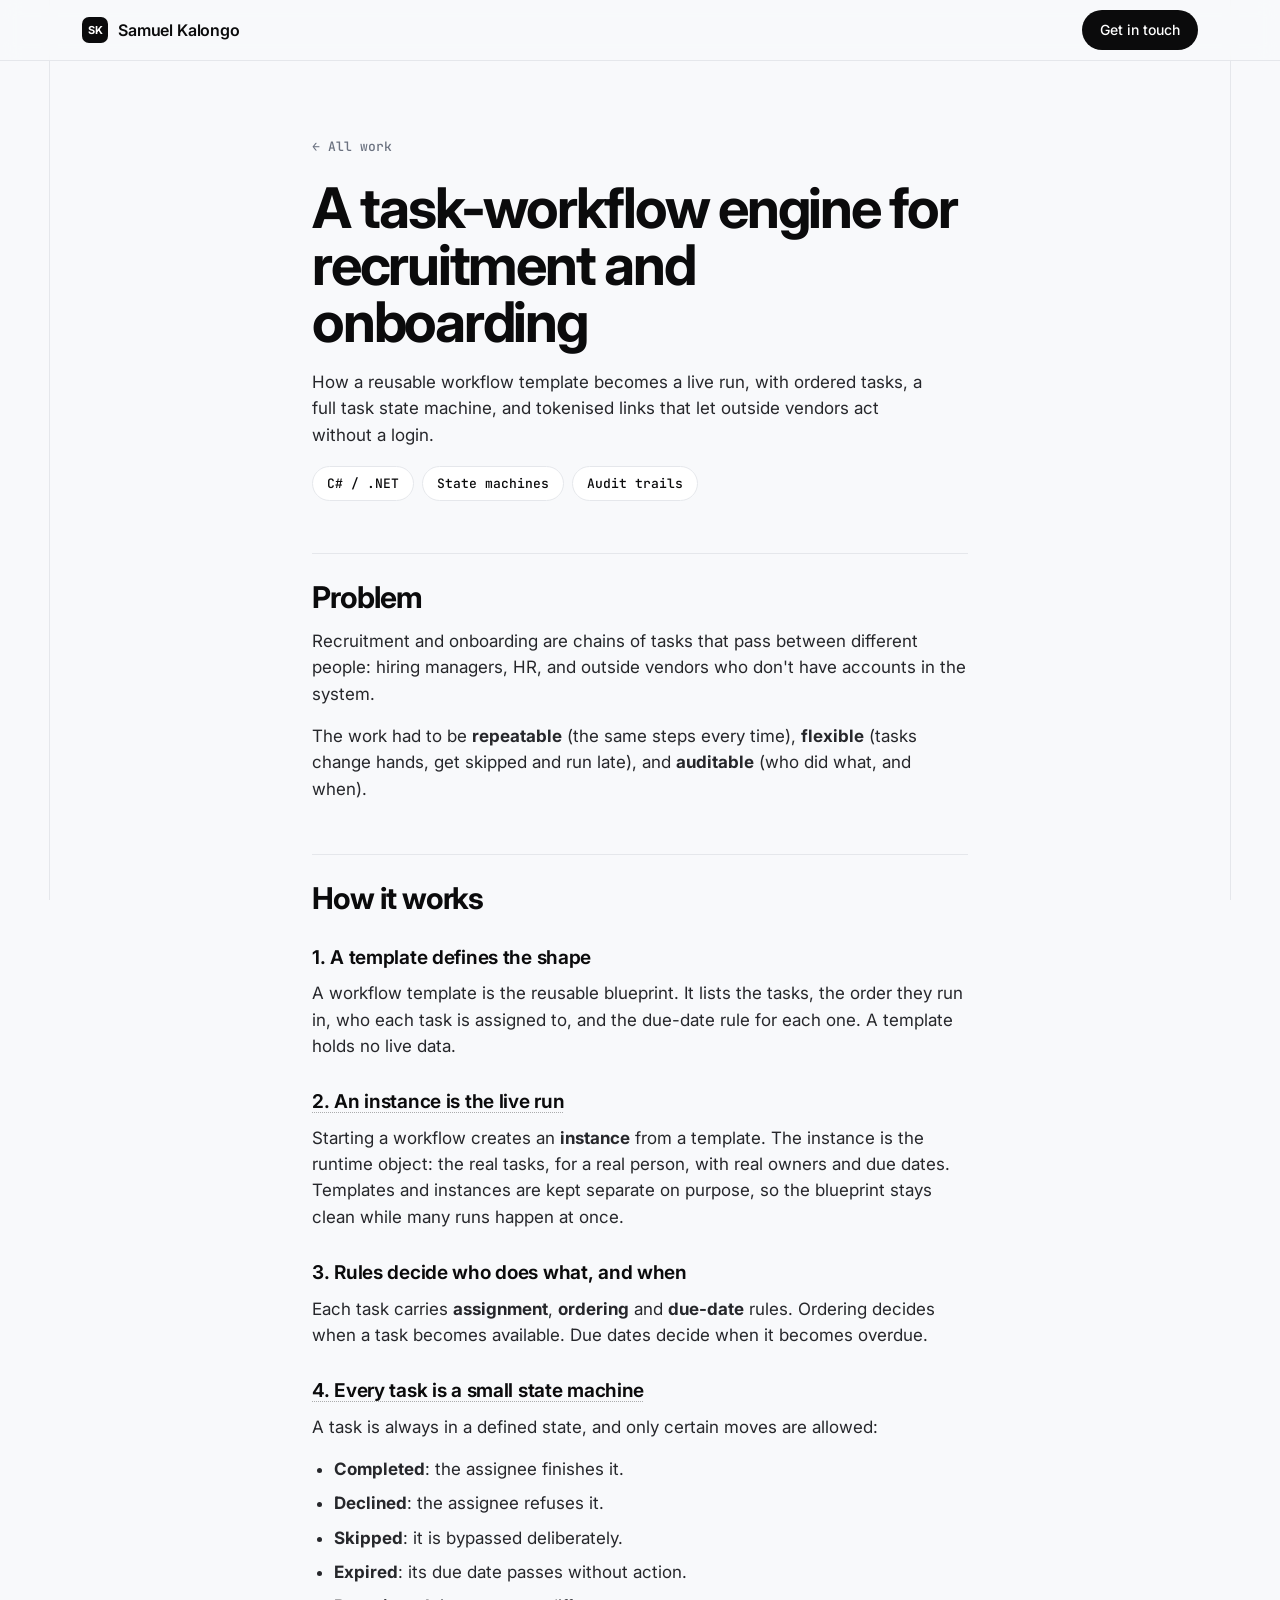
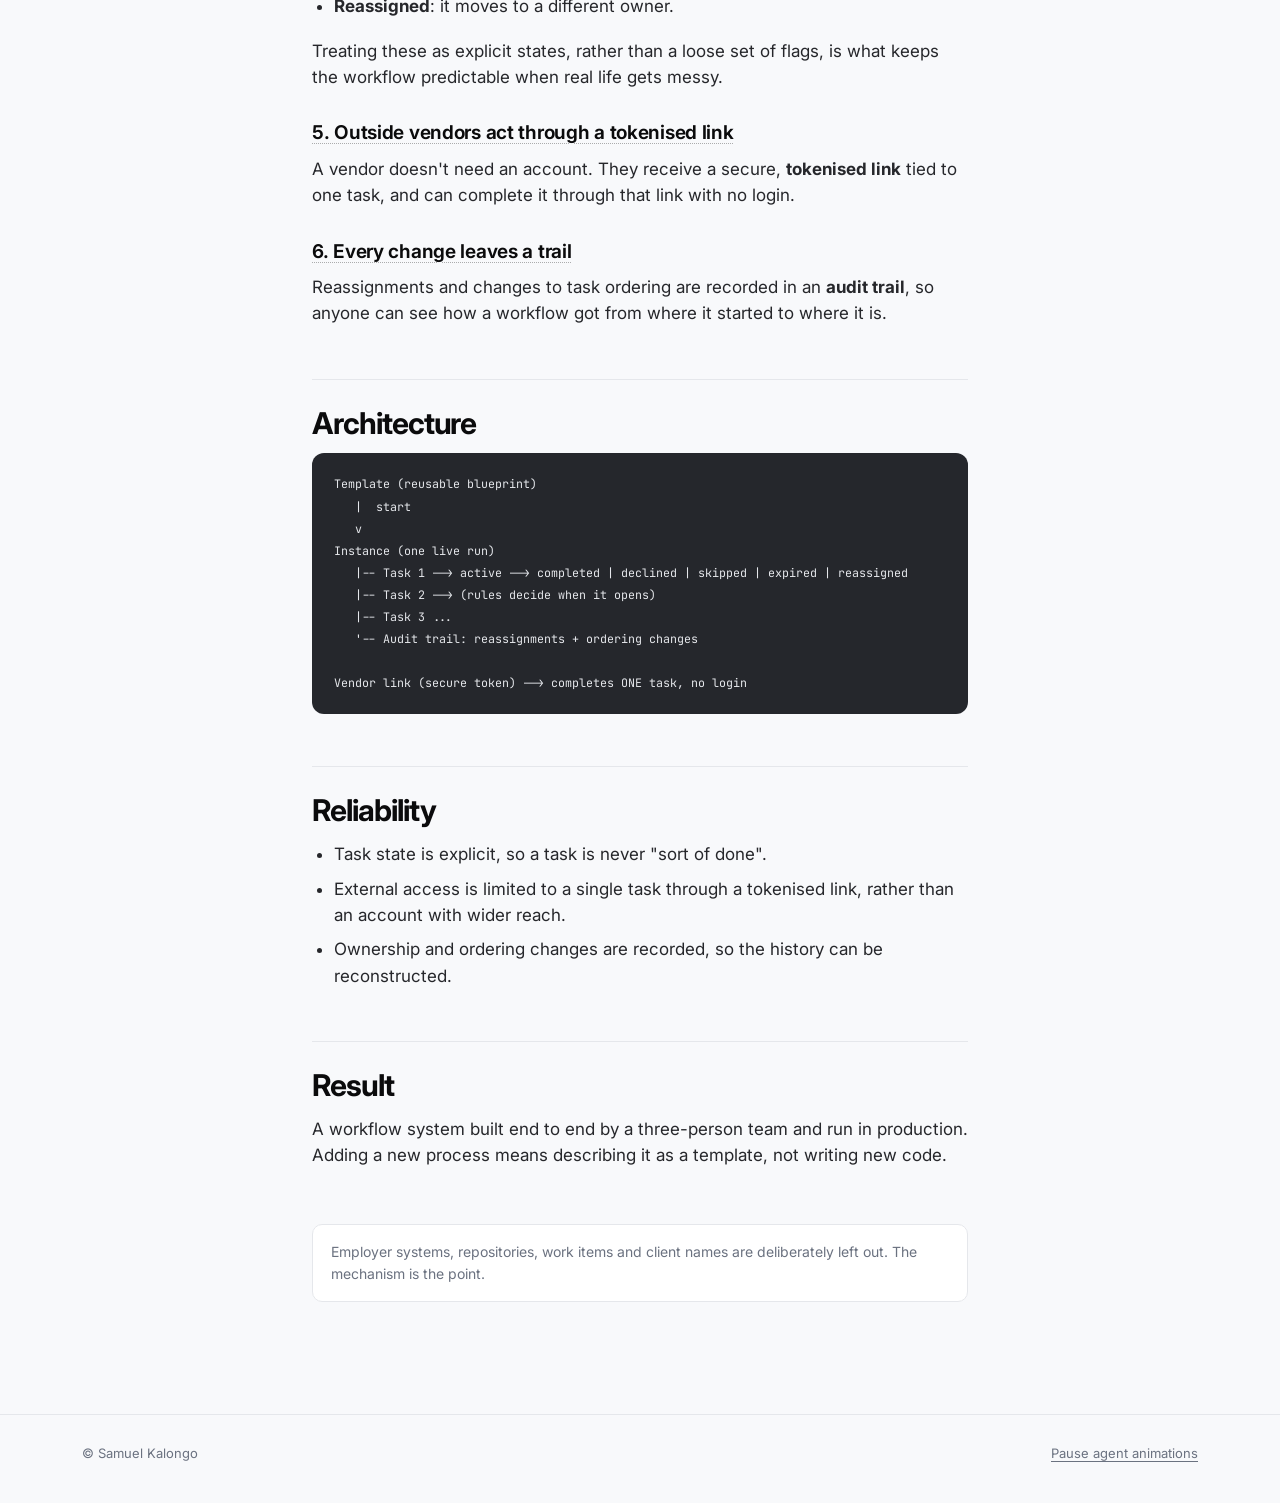
<file: work/recruitment-workflow-engine/index.html>
<!doctype html>
<html lang="en"><head><meta charset="utf-8"><meta name="viewport" content="width=device-width, initial-scale=1">
<title>A task-workflow engine for recruitment and onboarding — Samuel Kalongo</title>
<meta name="description" content="How a reusable workflow template becomes a live run, with ordered tasks, a full task state machine, and tokenised links that let outside vendors act without a login.">
<link rel="icon" href="../../favicon.svg" type="image/svg+xml">
<link rel="icon" href="../../favicon.ico" sizes="any">
<link rel="apple-touch-icon" href="../../apple-touch-icon.png">
<link rel="preconnect" href="https://fonts.googleapis.com"><link rel="preconnect" href="https://fonts.gstatic.com" crossorigin>
<link href="https://fonts.googleapis.com/css2?family=Inter:wght@400;500;600;700&family=JetBrains+Mono:wght@400;500&display=swap" rel="stylesheet">
<link rel="stylesheet" href="../../styles.css">
<script>
  // Agents run by default. A visitor can pause them (footer toggle) or add ?nofx. If the device asks for
  // reduced motion we still show the agents, in a calmer form (no spinning intro, no card dragging).
  (function () {
    var d = document.documentElement, paused = false;
    try { paused = localStorage.getItem('agents-paused') === '1'; } catch (e) {}
    var off = paused || /[?&]nofx/.test(location.search);
    var calm = window.matchMedia && matchMedia('(prefers-reduced-motion: reduce)').matches;
    if (off) d.classList.add('agents-off');
    if (calm) d.classList.add('calm');
    if (!off && !calm) d.classList.add('intro');
    // Failsafe: the intro must never trap a visitor, even if another script fails to load or throws.
    setTimeout(function () { var i = document.getElementById('intro'); if (i) i.parentNode.removeChild(i); }, 4500);
  })();
</script></head>
<body>
<div class="rulers" aria-hidden="true"><i class="rx"></i><i class="ry"></i></div><i class="guide gx" aria-hidden="true"></i><i class="guide gy" aria-hidden="true"></i><div id="cursors" aria-hidden="true"></div>
<script id="glossary" type="application/json">[{"match":"scoped access","tip":"Each agent can only use the tools it was explicitly given. The limit lives in its definition, not in a prompt asking it to behave."},{"match":"read-only scoping","tip":"The scoping agent reads a work item and writes a plan, but has no permission to change anything."},{"match":"draft pull requests","tip":"A draft pull request proposes code changes but can't be merged until a human marks it ready."},{"match":"three-link completion","tip":"A task only closes when three pieces of proof exist: a finished pull request, a passing test run, and real documentation."},{"match":"human approval gates","tip":"Checkpoints where a person must review and approve before the work moves on."},{"match":"coordination through files","tip":"Agents never call each other. They leave files for the next step, so a person can read the whole trail."},{"match":"guardrails","tip":"Hard limits enforced by the system itself, rather than instructions an AI could ignore."},{"match":"multi-agent","tip":"Several AI agents, each with its own narrow job, working as one system."},{"match":"state machine","tip":"A model where something is always in exactly one defined state and can only move between states by allowed steps."},{"match":"tokenised link","tip":"A secure one-off web address that proves who you are, so you can finish one task without creating an account."},{"match":"leaves a trail","tip":"An audit trail: a permanent record of who changed what, and when."},{"match":"instance","tip":"One running copy of a template, such as a single person's actual onboarding."},{"match":"socratic","tip":"Teaching by asking guiding questions instead of handing over answers."},{"match":"model context protocol","tip":"An open standard that lets AI models connect to tools and data in a controlled, uniform way."},{"match":"application insights","tip":"Microsoft's monitoring service for tracing errors and performance in running applications."},{"match":"entity framework","tip":"A .NET library for working with a database through C# objects instead of hand-written SQL."},{"match":"ef migrations","tip":"Versioned scripts that change a database's structure safely as the application evolves."},{"match":"n8n","tip":"A visual workflow-automation platform: connect apps and APIs with drag-and-drop steps."},{"match":"webhooks","tip":"A way for one system to notify another instantly when something happens."},{"match":"agentic workflows","tip":"Workflows where an AI decides some of the steps itself, using tools, instead of following a fixed script."},{"match":"prompt engineering","tip":"Writing instructions for an AI so it reliably does what you intend."},{"match":"self-hosted build agent","tip":"A machine you run yourself that automatically builds and tests code."},{"match":"deployment pipelines","tip":"Automated steps that carry code from a developer's machine to a live server."}]</script>
<header class="nav"><div class="wrap"><a class="brand" href="../../"><span class="mark">SK</span><span class="bn">Samuel Kalongo</span></a><a class="pill" href="../../#contact">Get in touch</a></div></header>
<article class="case">
<a class="back" href="../../#work">← All work</a>
<h1>A task-workflow engine for recruitment and onboarding</h1>
<p class="sub">How a reusable workflow template becomes a live run, with ordered tasks, a full task state machine, and tokenised links that let outside vendors act without a login.</p>
<div class="meta"><span class="chip">C# / .NET</span><span class="chip">State machines</span><span class="chip">Audit trails</span></div>
<h2>Problem</h2>
<p>Recruitment and onboarding are chains of tasks that pass between different people: hiring managers, HR, and outside vendors who don't have accounts in the system.</p>
<p>The work had to be <strong>repeatable</strong> (the same steps every time), <strong>flexible</strong> (tasks change hands, get skipped and run late), and <strong>auditable</strong> (who did what, and when).</p>
<h2>How it works</h2>
<h3>1. A template defines the shape</h3>
<p>A workflow template is the reusable blueprint. It lists the tasks, the order they run in, who each task is assigned to, and the due-date rule for each one. A template holds no live data.</p>
<h3>2. An instance is the live run</h3>
<p>Starting a workflow creates an <strong>instance</strong> from a template. The instance is the runtime object: the real tasks, for a real person, with real owners and due dates. Templates and instances are kept separate on purpose, so the blueprint stays clean while many runs happen at once.</p>
<h3>3. Rules decide who does what, and when</h3>
<p>Each task carries <strong>assignment</strong>, <strong>ordering</strong> and <strong>due-date</strong> rules. Ordering decides when a task becomes available. Due dates decide when it becomes overdue.</p>
<h3>4. Every task is a small state machine</h3>
<p>A task is always in a defined state, and only certain moves are allowed:</p>
<ul><li><strong>Completed</strong>: the assignee finishes it.</li><li><strong>Declined</strong>: the assignee refuses it.</li><li><strong>Skipped</strong>: it is bypassed deliberately.</li><li><strong>Expired</strong>: its due date passes without action.</li><li><strong>Reassigned</strong>: it moves to a different owner.</li></ul>
<p>Treating these as explicit states, rather than a loose set of flags, is what keeps the workflow predictable when real life gets messy.</p>
<h3>5. Outside vendors act through a tokenised link</h3>
<p>A vendor doesn't need an account. They receive a secure, <strong>tokenised link</strong> tied to one task, and can complete it through that link with no login.</p>
<h3>6. Every change leaves a trail</h3>
<p>Reassignments and changes to task ordering are recorded in an <strong>audit trail</strong>, so anyone can see how a workflow got from where it started to where it is.</p>
<h2>Architecture</h2>
<pre><code>Template (reusable blueprint)
   |  start
   v
Instance (one live run)
   |-- Task 1 --&gt; active --&gt; completed | declined | skipped | expired | reassigned
   |-- Task 2 --&gt; (rules decide when it opens)
   |-- Task 3 ...
   '-- Audit trail: reassignments + ordering changes

Vendor link (secure token) --&gt; completes ONE task, no login</code></pre>
<h2>Reliability</h2>
<ul><li>Task state is explicit, so a task is never "sort of done".</li><li>External access is limited to a single task through a tokenised link, rather than an account with wider reach.</li><li>Ownership and ordering changes are recorded, so the history can be reconstructed.</li></ul>
<h2>Result</h2>
<p>A workflow system built end to end by a three-person team and run in production. Adding a new process means describing it as a template, not writing new code.</p>
<p class="conf">Employer systems, repositories, work items and client names are deliberately left out. The mechanism is the point.</p>
</article>
<footer class="foot"><div class="wrap"><span>© Samuel Kalongo</span><button type="button" class="linkbtn" id="motion-toggle"></button></div></footer>
<script src="../../tooltip.js"></script>
<script src="../../fx-edit.js"></script>
</body></html>
</file>
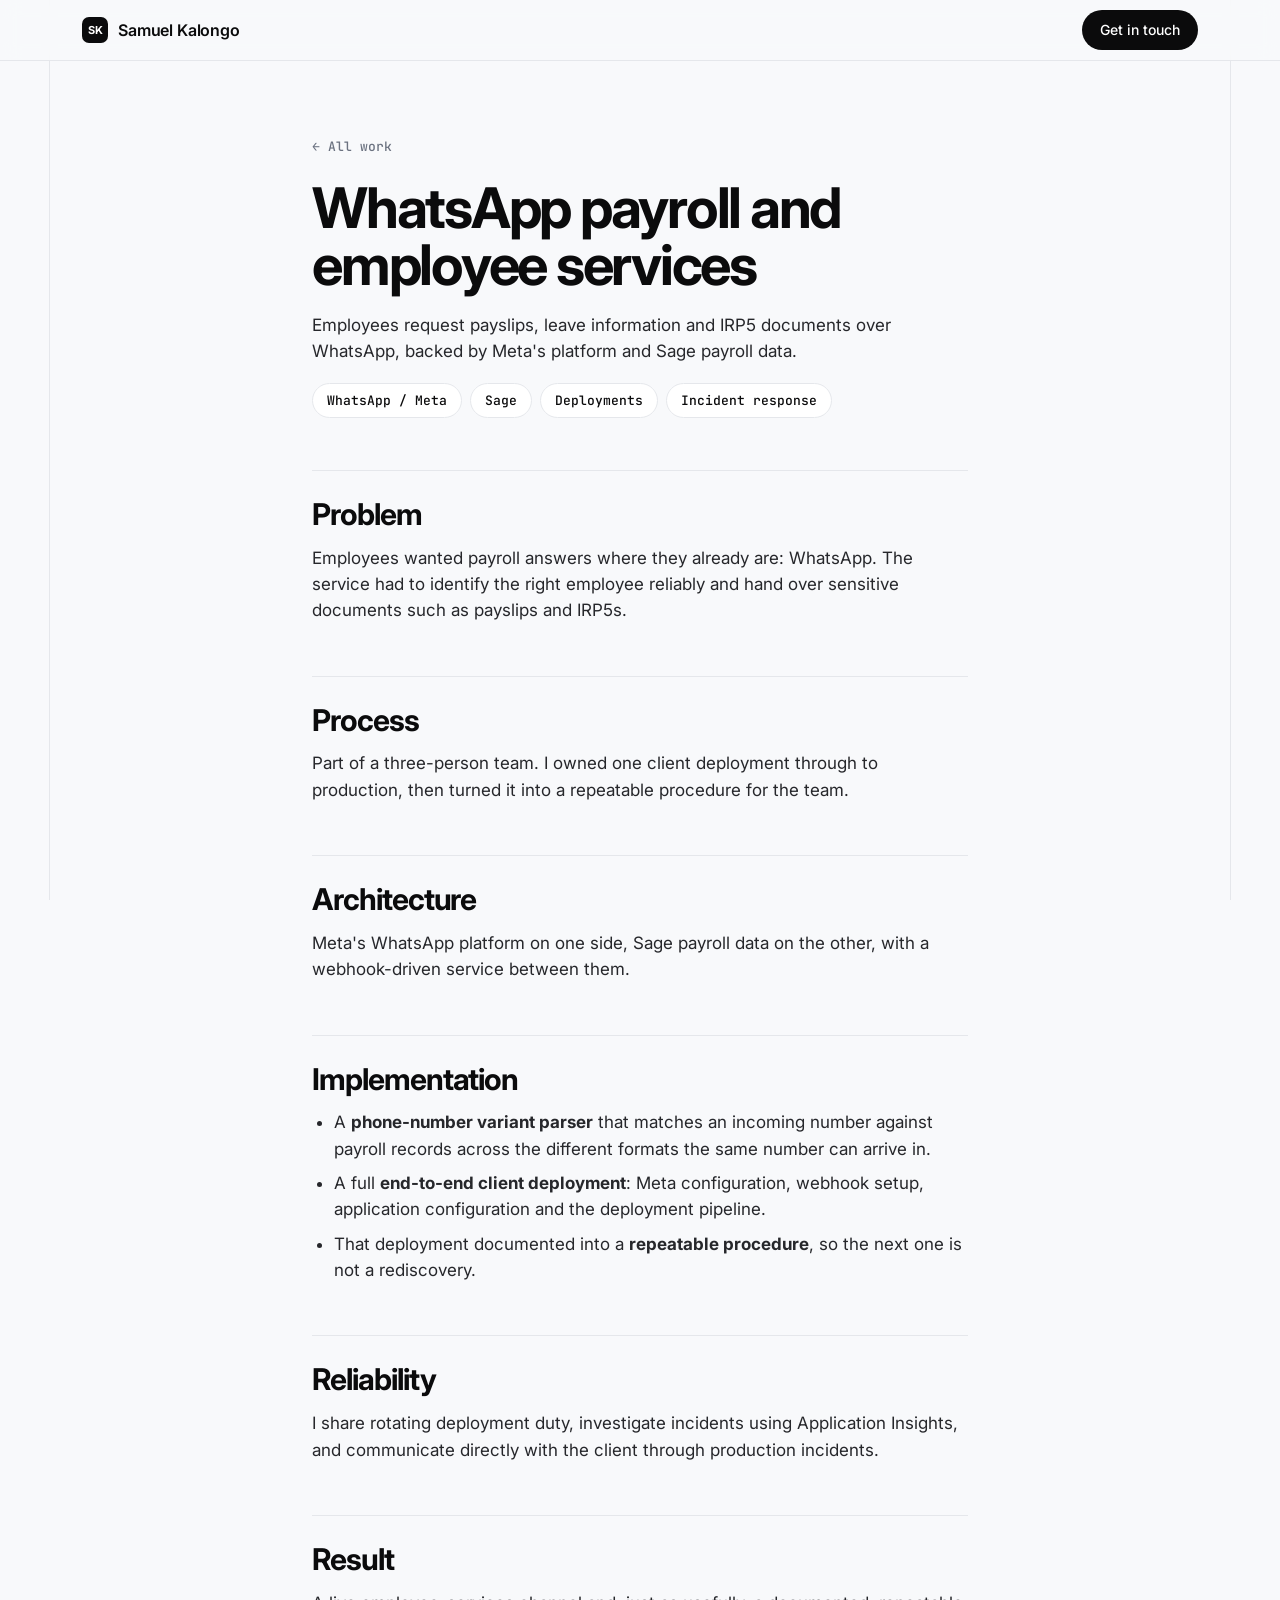
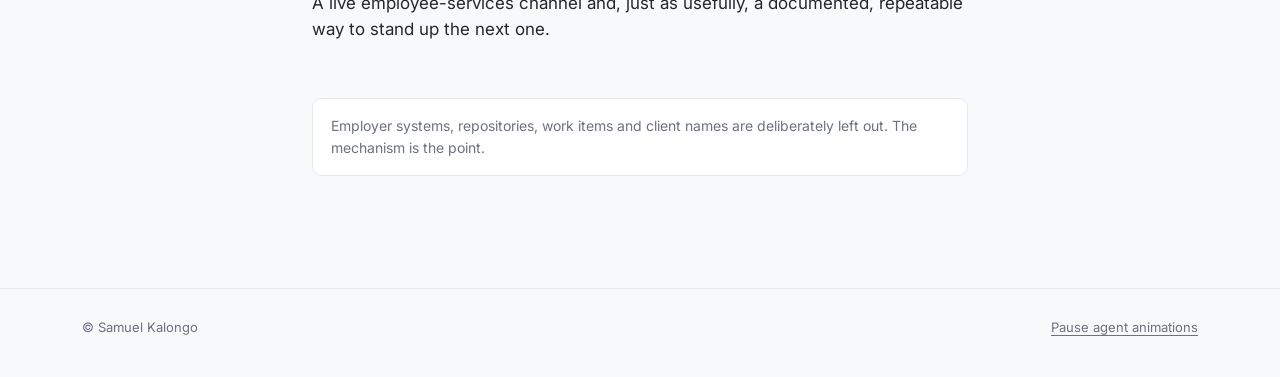
<file: work/whatsapp-employee-services/index.html>
<!doctype html>
<html lang="en"><head><meta charset="utf-8"><meta name="viewport" content="width=device-width, initial-scale=1">
<title>WhatsApp payroll and employee services — Samuel Kalongo</title>
<meta name="description" content="Employees request payslips, leave information and IRP5 documents over WhatsApp, backed by Meta's platform and Sage payroll data.">
<link rel="icon" href="../../favicon.svg" type="image/svg+xml">
<link rel="icon" href="../../favicon.ico" sizes="any">
<link rel="apple-touch-icon" href="../../apple-touch-icon.png">
<link rel="preconnect" href="https://fonts.googleapis.com"><link rel="preconnect" href="https://fonts.gstatic.com" crossorigin>
<link href="https://fonts.googleapis.com/css2?family=Inter:wght@400;500;600;700&family=JetBrains+Mono:wght@400;500&display=swap" rel="stylesheet">
<link rel="stylesheet" href="../../styles.css">
<script>
  // Agents run by default. A visitor can pause them (footer toggle) or add ?nofx. If the device asks for
  // reduced motion we still show the agents, in a calmer form (no spinning intro, no card dragging).
  (function () {
    var d = document.documentElement, paused = false;
    try { paused = localStorage.getItem('agents-paused') === '1'; } catch (e) {}
    var off = paused || /[?&]nofx/.test(location.search);
    var calm = window.matchMedia && matchMedia('(prefers-reduced-motion: reduce)').matches;
    if (off) d.classList.add('agents-off');
    if (calm) d.classList.add('calm');
    if (!off && !calm) d.classList.add('intro');
    // Failsafe: the intro must never trap a visitor, even if another script fails to load or throws.
    setTimeout(function () { var i = document.getElementById('intro'); if (i) i.parentNode.removeChild(i); }, 4500);
  })();
</script></head>
<body>
<div class="rulers" aria-hidden="true"><i class="rx"></i><i class="ry"></i></div><i class="guide gx" aria-hidden="true"></i><i class="guide gy" aria-hidden="true"></i><div id="cursors" aria-hidden="true"></div>
<script id="glossary" type="application/json">[{"match":"scoped access","tip":"Each agent can only use the tools it was explicitly given. The limit lives in its definition, not in a prompt asking it to behave."},{"match":"read-only scoping","tip":"The scoping agent reads a work item and writes a plan, but has no permission to change anything."},{"match":"draft pull requests","tip":"A draft pull request proposes code changes but can't be merged until a human marks it ready."},{"match":"three-link completion","tip":"A task only closes when three pieces of proof exist: a finished pull request, a passing test run, and real documentation."},{"match":"human approval gates","tip":"Checkpoints where a person must review and approve before the work moves on."},{"match":"coordination through files","tip":"Agents never call each other. They leave files for the next step, so a person can read the whole trail."},{"match":"guardrails","tip":"Hard limits enforced by the system itself, rather than instructions an AI could ignore."},{"match":"multi-agent","tip":"Several AI agents, each with its own narrow job, working as one system."},{"match":"state machine","tip":"A model where something is always in exactly one defined state and can only move between states by allowed steps."},{"match":"tokenised link","tip":"A secure one-off web address that proves who you are, so you can finish one task without creating an account."},{"match":"leaves a trail","tip":"An audit trail: a permanent record of who changed what, and when."},{"match":"instance","tip":"One running copy of a template, such as a single person's actual onboarding."},{"match":"socratic","tip":"Teaching by asking guiding questions instead of handing over answers."},{"match":"model context protocol","tip":"An open standard that lets AI models connect to tools and data in a controlled, uniform way."},{"match":"application insights","tip":"Microsoft's monitoring service for tracing errors and performance in running applications."},{"match":"entity framework","tip":"A .NET library for working with a database through C# objects instead of hand-written SQL."},{"match":"ef migrations","tip":"Versioned scripts that change a database's structure safely as the application evolves."},{"match":"n8n","tip":"A visual workflow-automation platform: connect apps and APIs with drag-and-drop steps."},{"match":"webhooks","tip":"A way for one system to notify another instantly when something happens."},{"match":"agentic workflows","tip":"Workflows where an AI decides some of the steps itself, using tools, instead of following a fixed script."},{"match":"prompt engineering","tip":"Writing instructions for an AI so it reliably does what you intend."},{"match":"self-hosted build agent","tip":"A machine you run yourself that automatically builds and tests code."},{"match":"deployment pipelines","tip":"Automated steps that carry code from a developer's machine to a live server."}]</script>
<header class="nav"><div class="wrap"><a class="brand" href="../../"><span class="mark">SK</span><span class="bn">Samuel Kalongo</span></a><a class="pill" href="../../#contact">Get in touch</a></div></header>
<article class="case">
<a class="back" href="../../#work">← All work</a>
<h1>WhatsApp payroll and employee services</h1>
<p class="sub">Employees request payslips, leave information and IRP5 documents over WhatsApp, backed by Meta's platform and Sage payroll data.</p>
<div class="meta"><span class="chip">WhatsApp / Meta</span><span class="chip">Sage</span><span class="chip">Deployments</span><span class="chip">Incident response</span></div>
<h2>Problem</h2>
<p>Employees wanted payroll answers where they already are: WhatsApp. The service had to identify the right employee reliably and hand over sensitive documents such as payslips and IRP5s.</p>
<h2>Process</h2>
<p>Part of a three-person team. I owned one client deployment through to production, then turned it into a repeatable procedure for the team.</p>
<h2>Architecture</h2>
<p>Meta's WhatsApp platform on one side, Sage payroll data on the other, with a webhook-driven service between them.</p>
<h2>Implementation</h2>
<ul><li>A <strong>phone-number variant parser</strong> that matches an incoming number against payroll records across the different formats the same number can arrive in.</li><li>A full <strong>end-to-end client deployment</strong>: Meta configuration, webhook setup, application configuration and the deployment pipeline.</li><li>That deployment documented into a <strong>repeatable procedure</strong>, so the next one is not a rediscovery.</li></ul>
<h2>Reliability</h2>
<p>I share rotating deployment duty, investigate incidents using Application Insights, and communicate directly with the client through production incidents.</p>
<h2>Result</h2>
<p>A live employee-services channel and, just as usefully, a documented, repeatable way to stand up the next one.</p>
<p class="conf">Employer systems, repositories, work items and client names are deliberately left out. The mechanism is the point.</p>
</article>
<footer class="foot"><div class="wrap"><span>© Samuel Kalongo</span><button type="button" class="linkbtn" id="motion-toggle"></button></div></footer>
<script src="../../tooltip.js"></script>
<script src="../../fx-edit.js"></script>
</body></html>
</file>
<file: styles.css>
:root {
  --bg: #f8f9fb;
  --ink: #0b0b0c;
  --mute: #6b7280;
  --line: 229, 231, 235;
  --max: 1180px;
  --font: Inter, system-ui, -apple-system, "Segoe UI", Roboto, sans-serif;
  --mono: "JetBrains Mono", ui-monospace, Menlo, Consolas, monospace;
}
* { box-sizing: border-box; }
html { scroll-behavior: smooth; scroll-padding-top: 76px; }
body { margin: 0; background: var(--bg); color: var(--ink); font: 400 16px/1.55 var(--font); -webkit-font-smoothing: antialiased; }
body::before { /* the two vertical hairlines that frame the page */
  content: ""; position: fixed; inset: 0; max-width: var(--max); margin: 0 auto;
  border-inline: 1px solid rgb(var(--line)); pointer-events: none; z-index: 0;
}
a { color: inherit; }
.wrap { max-width: var(--max); margin: 0 auto; padding: 0 32px; position: relative; z-index: 1; }

/* ---------- nav ---------- */
.nav { position: sticky; top: 0; z-index: 40; background: rgba(248, 249, 251, .85); backdrop-filter: blur(10px); border-bottom: 1px solid rgb(var(--line)); }
.nav .wrap { display: flex; align-items: center; justify-content: space-between; height: 60px; }
.brand { display: flex; align-items: center; gap: 10px; font-weight: 600; text-decoration: none; letter-spacing: -.01em; }
.mark { width: 26px; height: 26px; border-radius: 7px; background: var(--ink); color: #fff; display: grid; place-items: center; font: 700 11px var(--font); letter-spacing: 0; }
.nav ul { display: flex; gap: 28px; list-style: none; margin: 0; padding: 0; }
.nav ul a { text-decoration: none; color: var(--mute); font-size: 14px; font-weight: 500; }
.nav ul a:hover { color: var(--ink); }
.pill { display: inline-block; background: var(--ink); color: #fff; text-decoration: none; font-size: 14px; font-weight: 500; padding: 9px 18px; border-radius: 999px; }
.pill:hover { background: #26272b; }
.pill.ghost { background: transparent; color: var(--ink); border: 1px solid #d1d5db; }
.pill.ghost:hover { background: #fff; }

/* ---------- type ---------- */
h1, h2, h3, p { margin: 0; }
h1 { font-size: clamp(42px, 7.4vw, 88px); line-height: 1.02; letter-spacing: -.04em; font-weight: 700; max-width: 14ch; }
h2 { font-size: clamp(30px, 4.6vw, 54px); line-height: 1.06; letter-spacing: -.035em; font-weight: 700; max-width: 18ch; }
h3 { font-size: 19px; font-weight: 650; letter-spacing: -.015em; }
.eyebrow { font: 500 12.5px var(--mono); color: var(--mute); text-transform: uppercase; letter-spacing: .09em; margin-bottom: 20px; }
.lede, .sub { color: var(--mute); font-size: clamp(17px, 1.7vw, 20px); max-width: 56ch; }
.hero { padding: 96px 0 84px; position: relative; }
.hero h1 { margin-bottom: 28px; }
.actions { display: flex; gap: 12px; flex-wrap: wrap; margin: 36px 0 28px; width: fit-content; }
.now { font: 400 13px var(--mono); color: var(--mute); }
.sec { position: relative; border-top: 1px solid rgb(var(--line)); padding: 88px 0; }
.head { margin-bottom: 52px; }
.head h2 { margin-bottom: 18px; }

/* ---------- ruled grids ---------- */
.grid { display: grid; grid-template-columns: repeat(var(--cols, 3), 1fr); border-top: 1px solid rgb(var(--line)); border-left: 1px solid rgb(var(--line)); background: transparent; }
.cell { border-right: 1px solid rgb(var(--line)); border-bottom: 1px solid rgb(var(--line)); padding: 30px 28px 34px; background: #fff; text-decoration: none; display: block; }
.cell h3 { margin-bottom: 10px; }
.cell p { color: var(--mute); font-size: 15px; }
.cell .more { display: block; margin-top: 18px; font-size: 14px; font-weight: 500; color: var(--ink); }
.cell .tag { font: 500 11.5px var(--mono); color: var(--mute); text-transform: uppercase; letter-spacing: .08em; margin-bottom: 14px; display: block; }
a.cell:hover { background: #fcfcfd; }
.stats .cell { padding: 40px 28px; }
.num { font-size: clamp(48px, 6.4vw, 84px); font-weight: 700; letter-spacing: -.045em; line-height: 1; margin-bottom: 14px; display: block; }
.stats p { max-width: 24ch; }
.c4 { --cols: 4; } .c3 { --cols: 3; } .c2 { --cols: 2; }

/* ---------- process + terminal ---------- */
.split { display: grid; grid-template-columns: 1fr 1.05fr; gap: 56px; align-items: start; }
.steps { border-top: 1px solid rgb(var(--line)); margin-top: 36px; }
.step { display: grid; grid-template-columns: 44px 1fr; gap: 6px; padding: 22px 0; border-bottom: 1px solid rgb(var(--line)); }
.step .n { font: 500 13px var(--mono); color: var(--mute); padding-top: 4px; }
.step h3 { margin-bottom: 6px; }
.step p { color: var(--mute); font-size: 15px; }
.term { background: #25272c; border-radius: 14px; padding: 0 0 22px; box-shadow: 0 24px 60px -24px rgba(15, 23, 42, .5); overflow: hidden; }
.term .bar { display: flex; gap: 7px; padding: 14px 16px; border-bottom: 1px solid rgba(255, 255, 255, .07); align-items: center; }
.term .bar i { width: 11px; height: 11px; border-radius: 50%; background: #4b4e55; }
.term .bar em { margin-left: auto; font: 400 11.5px var(--mono); color: #8b8f98; font-style: normal; }
.term pre { white-space: normal; margin: 0; padding: 20px 22px 0; font: 400 13px/1.75 var(--mono); color: #e5e7eb; overflow-x: auto; }
.ln { display: block; white-space: pre; }
.ln.k { color: #93c5fd; } .ln.v { color: #e5e7eb; } .ln.cm { color: #7d8290; } .ln.ok { color: #86efac; } .ln.no { color: #fca5a5; }
.note { font: 400 12px var(--mono); color: var(--mute); margin-top: 14px; }

/* ---------- stack + cta ---------- */
.chips { display: flex; flex-wrap: wrap; gap: 10px; }
.chip { font: 500 13px var(--mono); padding: 8px 14px; border: 1px solid rgb(var(--line)); background: #fff; border-radius: 999px; }
.cta { text-align: left; }
.cta h2 { max-width: 16ch; margin-bottom: 18px; }
.foot { border-top: 1px solid rgb(var(--line)); padding: 28px 0 40px; color: var(--mute); font-size: 13px; position: relative; z-index: 1; }
.foot .wrap { display: flex; justify-content: space-between; gap: 16px; flex-wrap: wrap; }

/* ---------- decorative planes ---------- */
.plane { position: absolute; width: 26px; height: 26px; pointer-events: none; z-index: 2; }
.p1 { right: 8%; top: 18%; color: #f59e0b; transform: rotate(18deg); }
.p2 { right: 14%; top: 54%; color: #8b5cf6; transform: rotate(-30deg); }
.p3 { right: 6%; top: 14%; color: #10b981; transform: rotate(40deg); }
.p4 { left: 52%; top: 12%; color: #ec4899; transform: rotate(-12deg); }
.p5 { right: 10%; top: 20%; color: #3b82f6; transform: rotate(24deg); }

/* ---------- build effect (only when JS adds .fx) ---------- */
.frame { position: absolute; left: -5px; top: -5px; width: calc((100% + 10px) * var(--fw, 0)); height: calc((100% + 10px) * var(--fh, 0)); border: 1px solid var(--ac, #3b82f6); background: color-mix(in srgb, var(--ac, #3b82f6) 5%, transparent); opacity: 0; pointer-events: none; z-index: 5; }
.frame b { position: absolute; width: 7px; height: 7px; background: #fff; border: 1px solid var(--ac, #3b82f6); }
.frame b:nth-child(1) { left: -4px; top: -4px; } .frame b:nth-child(2) { right: -4px; top: -4px; }
.frame b:nth-child(3) { left: -4px; bottom: -4px; } .frame b:nth-child(4) { right: -4px; bottom: -4px; }

#cursors { position: fixed; inset: 0; pointer-events: none; z-index: 60; overflow: hidden; }
.cur { position: absolute; left: 0; top: 0; opacity: 0; will-change: transform; color: var(--ac); }
.cur svg { display: block; width: 17px; height: 17px; filter: drop-shadow(0 1px 1px rgba(0, 0, 0, .18)); }
.cur .ib { display: none; width: 10px; height: 20px; }
.cur.text .ar { display: none; } .cur.text .ib { display: block; }
.cur span { position: absolute; left: 13px; top: 15px; background: var(--ac); color: #fff; font: 600 10px/1 var(--font); padding: 3px 7px; border-radius: 999px; white-space: nowrap; }

.rulers, .guide { position: fixed; pointer-events: none; opacity: 0; transition: opacity .25s; }
.rulers { inset: 0; z-index: 50; }
.live .rulers { opacity: 1; }
.live .guide { opacity: 1; }
.rx, .ry { position: absolute; background-color: rgba(248, 249, 251, .93); background-repeat: repeat; }
.rx { left: 0; right: 0; top: 0; height: 16px; border-bottom: 1px solid #d1d5db;
  background-image: repeating-linear-gradient(90deg, #9ca3af 0 1px, transparent 1px 100px), repeating-linear-gradient(90deg, #cbd0d8 0 1px, transparent 1px 10px);
  background-size: 100% 16px, 100% 6px; background-position: 0 0, 0 bottom; background-repeat: repeat-x; }
.ry { top: 0; bottom: 0; left: 0; width: 16px; border-right: 1px solid #d1d5db;
  background-image: repeating-linear-gradient(0deg, #9ca3af 0 1px, transparent 1px 100px), repeating-linear-gradient(0deg, #cbd0d8 0 1px, transparent 1px 10px);
  background-size: 16px 100%, 6px 100%; background-position: 0 0, right 0; background-repeat: repeat-y; }
.guide { z-index: 49; background: rgba(239, 68, 68, .4); }
.gx { top: 0; bottom: 0; left: 0; width: 1px; }
.gy { left: 0; right: 0; top: 0; height: 1px; }

#intro { display: none; position: fixed; inset: 0; z-index: 100; background: var(--bg); display: grid; place-items: center; transition: opacity .5s; }
.intro #intro { display: grid; }
#intro.out { opacity: 0; }
#intro .ring { position: relative; width: 250px; height: 250px; animation: spin 3.2s linear infinite; transition: transform .6s ease, opacity .6s; }
#intro.out .ring { transform: scale(2.6); opacity: 0; animation-play-state: paused; }
#intro .cur { opacity: 1; left: 50%; top: 50%; margin: -8px 0 0 -8px; transform: rotate(calc(var(--k) * 22.5deg)) translateY(-118px) rotate(40deg); }
#intro .mark { position: absolute; width: 58px; height: 58px; border-radius: 15px; font-size: 22px; }
@keyframes spin { to { transform: rotate(360deg); } }

@media (max-width: 900px) {
  .c4 { --cols: 2; } .c3 { --cols: 2; }
  .split { grid-template-columns: 1fr; gap: 40px; }
  .nav ul { display: none; }
}
@media (max-width: 600px) {
  .wrap { padding: 0 20px; }
  .c4, .c3, .c2 { --cols: 1; }
  .hero { padding: 64px 0 56px; }
  .sec { padding: 64px 0; }
  .plane { display: none; }
  .rx, .ry { display: none; }
}
@media print { .rulers, .guide, #cursors, #intro, .frame { display: none !important; } }

/* ---------- case study pages ---------- */
.case { max-width: 720px; margin: 0 auto; padding: 72px 32px 96px; position: relative; z-index: 1; }
.case .back { font: 500 13px var(--mono); color: var(--mute); text-decoration: none; }
.case h1 { font-size: clamp(34px, 5.4vw, 56px); max-width: none; margin: 22px 0 18px; }
.case .sub { margin-bottom: 18px; }
.case .meta { display: flex; flex-wrap: wrap; gap: 8px; margin-bottom: 44px; }
.case h2 { font-size: 30px; max-width: none; margin: 52px 0 14px; padding-top: 28px; border-top: 1px solid rgb(var(--line)); }
.case h3 { margin: 28px 0 8px; }
.case p, .case li { font-size: 17px; color: #26272b; }
.case p { margin: 0 0 16px; }
.case ul, .case ol { padding-left: 22px; margin: 0 0 18px; }
.case li { margin-bottom: 8px; }
.case code { font: 400 .9em var(--mono); background: #eef0f4; padding: 2px 6px; border-radius: 5px; }
.case pre { background: #25272c; color: #e5e7eb; border-radius: 12px; padding: 20px 22px; overflow-x: auto; font: 400 13px/1.7 var(--mono); margin: 0 0 22px; }
.case pre code { background: none; padding: 0; }
.case .conf { margin-top: 56px; padding: 16px 18px; border: 1px solid rgb(var(--line)); background: #fff; border-radius: 10px; font-size: 14px; color: var(--mute); }

.stack .cell { padding: 26px 24px 30px; }
.stack .chips { gap: 8px; margin-top: 14px; }
.stack .chip { font-size: 12px; padding: 6px 12px; }

/* ---------- case-study revision effect ---------- */
.case .tk.wr { text-decoration: underline wavy #ef4444; text-decoration-thickness: 1px; text-underline-offset: 3px; }
.case .tk.hl, .case .fl.hl { animation: hl 1.4s ease-out; }
@keyframes hl { 0% { background: color-mix(in srgb, var(--ac, #3b82f6) 38%, transparent); } 100% { background: transparent; } }
.case .fl { display: inline-block; overflow: hidden; white-space: pre; vertical-align: bottom; max-width: 12em; }
.case .fl.rm { animation: rm .5s ease forwards; }
@keyframes rm { 0% { max-width: 12em; opacity: 1; color: #ef4444; text-decoration: line-through; background: rgba(239,68,68,.15); } 55% { max-width: 12em; opacity: 1; color: #ef4444; text-decoration: line-through; } 100% { max-width: 0; opacity: 0; } }
.case [data-x] { }
.case .w { white-space: nowrap; }
.case .c { opacity: 0; }
.case .c.on { opacity: 1; }
.case .ready .c { opacity: 0; } .case .ready .c.on { opacity: 1; }

/* ---------- hovering agents ---------- */
.hero h1 { min-height: 3.06em; }
.sr { position: absolute; width: 1px; height: 1px; overflow: hidden; clip: rect(0 0 0 0); white-space: nowrap; }
.rt.sel { background: rgba(59, 130, 246, .28); }
.rt .ct { display: inline-block; width: 0; height: 1em; }
[data-tip] { cursor: help; }
h2[data-tip], h3[data-tip] { text-decoration: underline dotted rgba(11, 11, 12, .32); text-decoration-thickness: 1px; text-underline-offset: .22em; }
.tipbox { position: absolute; left: 0; top: 0; max-width: 270px; min-height: 20px; background: #0b0b0c; color: #fff; font: 400 13px/1.45 var(--font); padding: 10px 13px; border-radius: 10px; box-shadow: 0 14px 34px -10px rgba(15, 23, 42, .5); opacity: 0; transition: opacity .15s; will-change: transform; }
.stack { grid-auto-rows: 1fr; }
.stack .cell { position: relative; }
.stack .cell.grab { z-index: 20; background: #fff !important; box-shadow: 0 22px 44px -14px rgba(15, 23, 42, .4); transition: box-shadow .2s; cursor: grabbing; }

/* ---------- small phones ---------- */
.brand, .nav .pill { white-space: nowrap; }
@media (max-width: 480px) {
  .nav .wrap { height: 56px; }
  .nav .pill { padding: 8px 14px; font-size: 13px; }
  .hero { padding-top: 48px; }
  .actions .pill { padding: 10px 16px; }
  .cell { padding: 24px 20px 28px; }
  .term pre { font-size: 12px; padding: 16px 16px 0; }
  .case { padding: 48px 20px 72px; }
}
@media (max-width: 400px) { .brand .bn { display: none; } }

/* The intro dismisses itself even with no JavaScript running. */
.intro #intro { animation: introOut .5s ease 2.8s forwards; }
@keyframes introOut { to { opacity: 0; visibility: hidden; pointer-events: none; } }
#intro { pointer-events: none; }

@media (max-width: 900px) { .stack { grid-auto-rows: auto; } }

.linkbtn { background: none; border: 0; padding: 0; font: inherit; color: inherit; text-decoration: underline; text-underline-offset: 3px; cursor: pointer; }
.linkbtn:hover { color: var(--ink); }

/* the stack stays a 2-column grid on phones so the Arrange agent has a short drag */
@media (max-width: 600px) {
  .grid.stack { --cols: 2; }
  .stack .cell { padding: 18px 14px 20px; }
  .stack .cell h3 { font-size: 16px; margin-bottom: 8px; }
  .stack .chips { gap: 6px; margin-top: 10px; }
  .stack .chip { font-size: 11px; padding: 5px 9px; }
}
</file>
